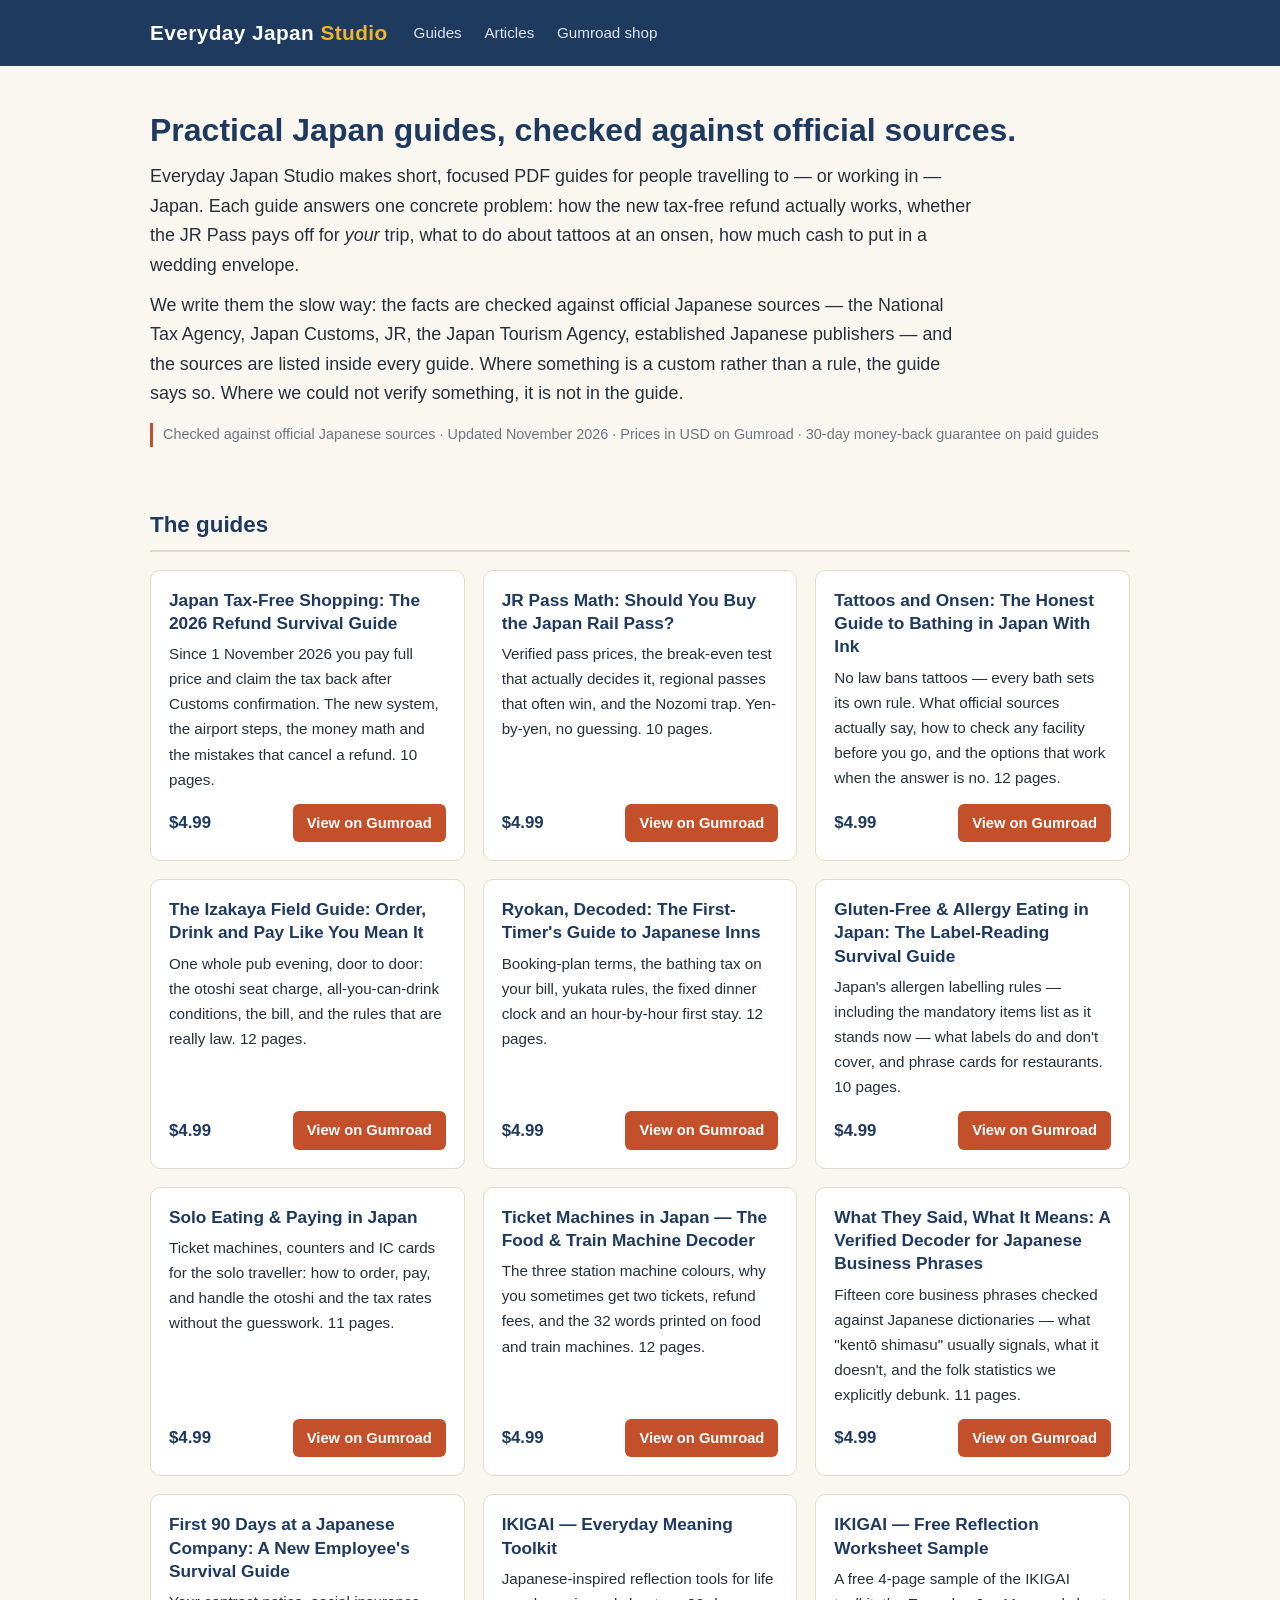
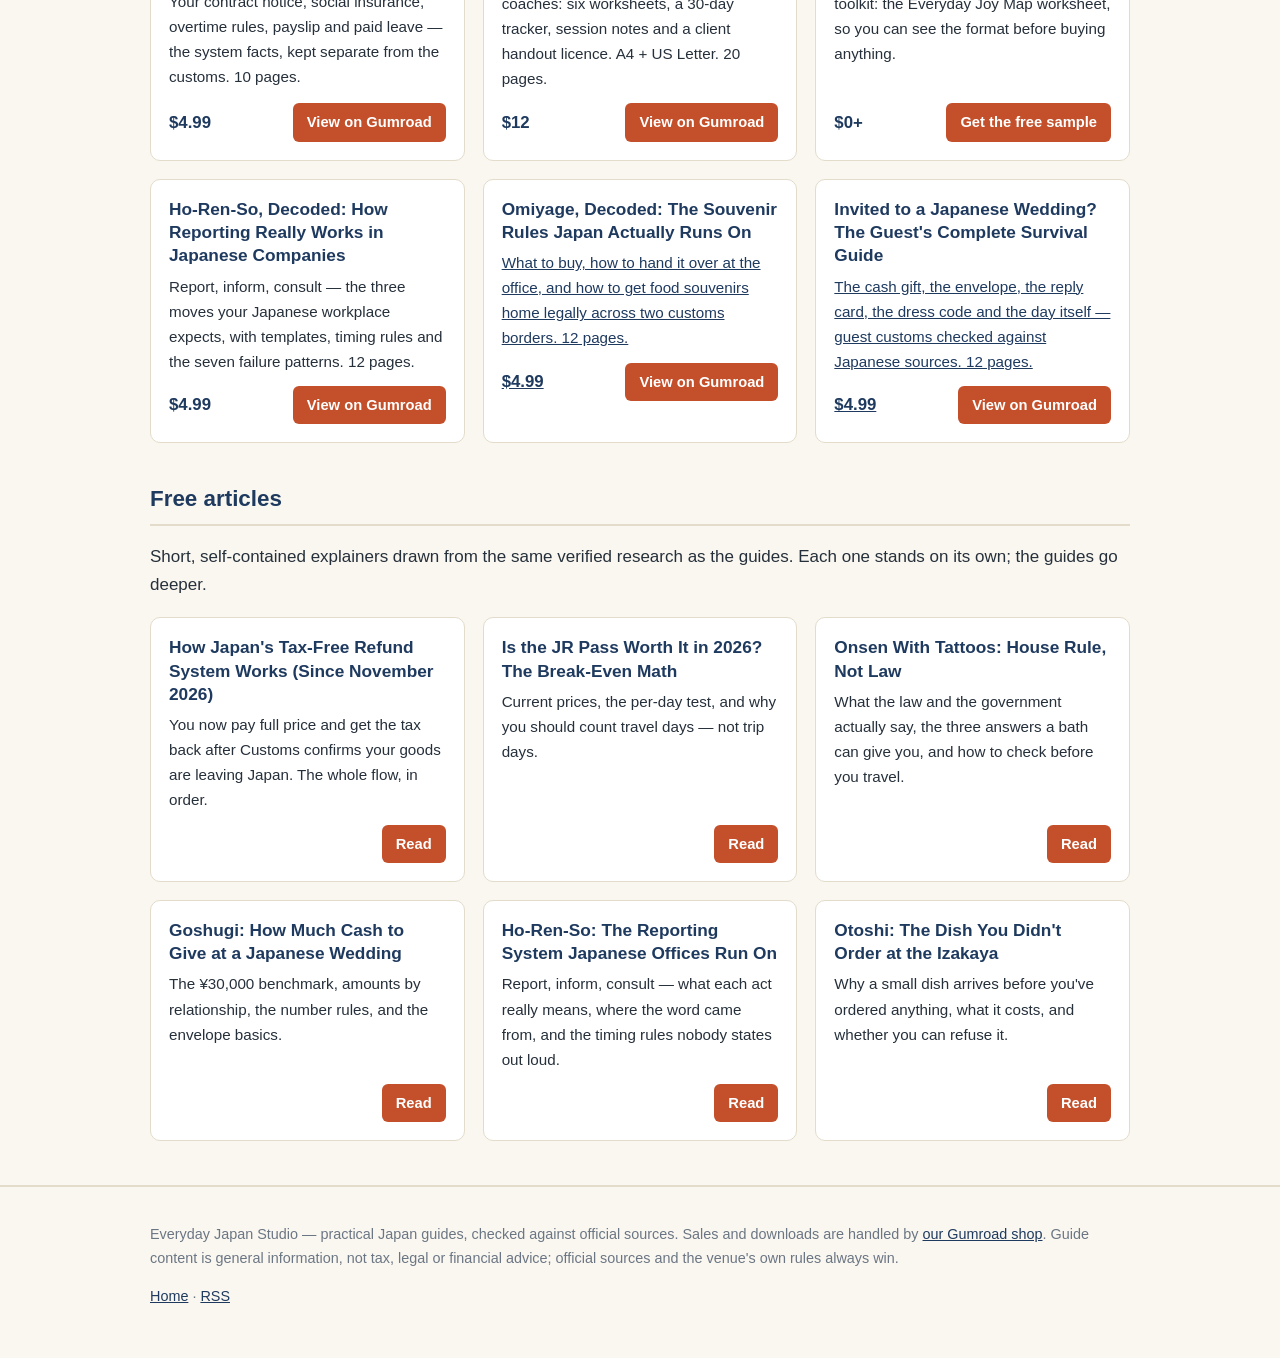
<file: index.html>
<!DOCTYPE html>
<html lang="en">
<head>
<meta charset="utf-8">
<meta name="viewport" content="width=device-width, initial-scale=1">
<title>Everyday Japan Studio — Practical Japan Guides, Checked Against Official Sources</title>
<meta name="description" content="Short, practical PDF guides to travelling and working in Japan — tax-free refunds, the JR Pass, onsen with tattoos, izakaya, weddings and workplace reporting. Every fact checked against official Japanese sources.">
<link rel="canonical" href="https://santasan0221-dev.github.io/everyday-japan-studio/">
<meta name="p:domain_verify" content="b3602513e0f69de8eafe9b8b29a3cec5"/>
<meta property="og:type" content="website">
<meta property="og:title" content="Everyday Japan Studio — Practical Japan Guides">
<meta property="og:description" content="Short PDF guides to travelling and working in Japan, checked against official Japanese sources. Most guides $4.99.">
<meta property="og:url" content="https://santasan0221-dev.github.io/everyday-japan-studio/">
<meta property="og:site_name" content="Everyday Japan Studio">
<link rel="stylesheet" href="style.css">
<link rel="alternate" type="application/rss+xml" title="Everyday Japan Studio — Articles" href="feed.xml">
</head>
<body>
<header class="site">
  <div class="wrap">
    <a class="brand" href="index.html">Everyday Japan <span>Studio</span></a>
    <nav class="main">
      <a href="index.html">Guides</a>
      <a href="#articles">Articles</a>
      <a href="https://everydayjapanstudio.gumroad.com/">Gumroad shop</a>
    </nav>
  </div>
</header>

<main class="wrap">
  <section class="hero">
    <h1>Practical Japan guides, checked against official sources.</h1>
    <p class="lede">Everyday Japan Studio makes short, focused PDF guides for people travelling to — or working in — Japan. Each guide answers one concrete problem: how the new tax-free refund actually works, whether the JR Pass pays off for <em>your</em> trip, what to do about tattoos at an onsen, how much cash to put in a wedding envelope.</p>
    <p class="lede">We write them the slow way: the facts are checked against official Japanese sources — the National Tax Agency, Japan Customs, JR, the Japan Tourism Agency, established Japanese publishers — and the sources are listed inside every guide. Where something is a custom rather than a rule, the guide says so. Where we could not verify something, it is not in the guide.</p>
    <p class="trust">Checked against official Japanese sources · Updated November 2026 · Prices in USD on Gumroad · 30-day money-back guarantee on paid guides</p>
  </section>

  <h2 class="section">The guides</h2>
  <div class="grid">

    <div class="card">
      <h3><a href="https://everydayjapanstudio.gumroad.com/l/uwwud">Japan Tax-Free Shopping: The 2026 Refund Survival Guide</a></h3>
      <p>Since 1 November 2026 you pay full price and claim the tax back after Customs confirmation. The new system, the airport steps, the money math and the mistakes that cancel a refund. 10 pages.</p>
      <div class="meta"><span class="price">$4.99</span><a class="btn" href="https://everydayjapanstudio.gumroad.com/l/uwwud">View on Gumroad</a></div>
    </div>

    <div class="card">
      <h3><a href="https://everydayjapanstudio.gumroad.com/l/nbquto">JR Pass Math: Should You Buy the Japan Rail Pass?</a></h3>
      <p>Verified pass prices, the break-even test that actually decides it, regional passes that often win, and the Nozomi trap. Yen-by-yen, no guessing. 10 pages.</p>
      <div class="meta"><span class="price">$4.99</span><a class="btn" href="https://everydayjapanstudio.gumroad.com/l/nbquto">View on Gumroad</a></div>
    </div>

    <div class="card">
      <h3><a href="https://everydayjapanstudio.gumroad.com/l/nmwybe">Tattoos and Onsen: The Honest Guide to Bathing in Japan With Ink</a></h3>
      <p>No law bans tattoos — every bath sets its own rule. What official sources actually say, how to check any facility before you go, and the options that work when the answer is no. 12 pages.</p>
      <div class="meta"><span class="price">$4.99</span><a class="btn" href="https://everydayjapanstudio.gumroad.com/l/nmwybe">View on Gumroad</a></div>
    </div>

    <div class="card">
      <h3><a href="https://everydayjapanstudio.gumroad.com/l/yvaqzx">The Izakaya Field Guide: Order, Drink and Pay Like You Mean It</a></h3>
      <p>One whole pub evening, door to door: the otoshi seat charge, all-you-can-drink conditions, the bill, and the rules that are really law. 12 pages.</p>
      <div class="meta"><span class="price">$4.99</span><a class="btn" href="https://everydayjapanstudio.gumroad.com/l/yvaqzx">View on Gumroad</a></div>
    </div>

    <div class="card">
      <h3><a href="https://everydayjapanstudio.gumroad.com/l/xstvud">Ryokan, Decoded: The First-Timer's Guide to Japanese Inns</a></h3>
      <p>Booking-plan terms, the bathing tax on your bill, yukata rules, the fixed dinner clock and an hour-by-hour first stay. 12 pages.</p>
      <div class="meta"><span class="price">$4.99</span><a class="btn" href="https://everydayjapanstudio.gumroad.com/l/xstvud">View on Gumroad</a></div>
    </div>

    <div class="card">
      <h3><a href="https://everydayjapanstudio.gumroad.com/l/hphfbj">Gluten-Free &amp; Allergy Eating in Japan: The Label-Reading Survival Guide</a></h3>
      <p>Japan's allergen labelling rules — including the mandatory items list as it stands now — what labels do and don't cover, and phrase cards for restaurants. 10 pages.</p>
      <div class="meta"><span class="price">$4.99</span><a class="btn" href="https://everydayjapanstudio.gumroad.com/l/hphfbj">View on Gumroad</a></div>
    </div>

    <div class="card">
      <h3><a href="https://everydayjapanstudio.gumroad.com/l/ghsryk">Solo Eating &amp; Paying in Japan</a></h3>
      <p>Ticket machines, counters and IC cards for the solo traveller: how to order, pay, and handle the otoshi and the tax rates without the guesswork. 11 pages.</p>
      <div class="meta"><span class="price">$4.99</span><a class="btn" href="https://everydayjapanstudio.gumroad.com/l/ghsryk">View on Gumroad</a></div>
    </div>

    <div class="card">
      <h3><a href="https://everydayjapanstudio.gumroad.com/l/pxjjss">Ticket Machines in Japan — The Food &amp; Train Machine Decoder</a></h3>
      <p>The three station machine colours, why you sometimes get two tickets, refund fees, and the 32 words printed on food and train machines. 12 pages.</p>
      <div class="meta"><span class="price">$4.99</span><a class="btn" href="https://everydayjapanstudio.gumroad.com/l/pxjjss">View on Gumroad</a></div>
    </div>

    <div class="card">
      <h3><a href="https://everydayjapanstudio.gumroad.com/l/musqsw">What They Said, What It Means: A Verified Decoder for Japanese Business Phrases</a></h3>
      <p>Fifteen core business phrases checked against Japanese dictionaries — what "kentō shimasu" usually signals, what it doesn't, and the folk statistics we explicitly debunk. 11 pages.</p>
      <div class="meta"><span class="price">$4.99</span><a class="btn" href="https://everydayjapanstudio.gumroad.com/l/musqsw">View on Gumroad</a></div>
    </div>

    <div class="card">
      <h3><a href="https://everydayjapanstudio.gumroad.com/l/ceoqj">First 90 Days at a Japanese Company: A New Employee's Survival Guide</a></h3>
      <p>Your contract notice, social insurance, overtime rules, payslip and paid leave — the system facts, kept separate from the customs. 10 pages.</p>
      <div class="meta"><span class="price">$4.99</span><a class="btn" href="https://everydayjapanstudio.gumroad.com/l/ceoqj">View on Gumroad</a></div>
    </div>

    <div class="card">
      <h3><a href="https://everydayjapanstudio.gumroad.com/l/vpwwxy">IKIGAI — Everyday Meaning Toolkit</a></h3>
      <p>Japanese-inspired reflection tools for life coaches: six worksheets, a 30-day tracker, session notes and a client handout licence. A4 + US Letter. 20 pages.</p>
      <div class="meta"><span class="price">$12</span><a class="btn" href="https://everydayjapanstudio.gumroad.com/l/vpwwxy">View on Gumroad</a></div>
    </div>

    <div class="card">
      <h3><a href="https://everydayjapanstudio.gumroad.com/l/ikigai-free-sample">IKIGAI — Free Reflection Worksheet Sample</a></h3>
      <p>A free 4-page sample of the IKIGAI toolkit: the Everyday Joy Map worksheet, so you can see the format before buying anything.</p>
      <div class="meta"><span class="price">$0+</span><a class="btn" href="https://everydayjapanstudio.gumroad.com/l/ikigai-free-sample">Get the free sample</a></div>
    </div>

    <div class="card">
      <h3><a href="https://everydayjapanstudio.gumroad.com/l/wdvlix">Ho-Ren-So, Decoded: How Reporting Really Works in Japanese Companies</a></h3>
      <p>Report, inform, consult — the three moves your Japanese workplace expects, with templates, timing rules and the seven failure patterns. 12 pages.</p>
      <div class="meta"><span class="price">$4.99</span><a class="btn" href="https://everydayjapanstudio.gumroad.com/l/wdvlix">View on Gumroad</a></div>
    </div>

    <div class="card">
      <h3><a href="https://everydayjapanstudio.gumroad.com/l/zvwuqa">Omiyage, Decoded: The Souvenir Rules Japan Actually Runs On</h3>
      <p>What to buy, how to hand it over at the office, and how to get food souvenirs home legally across two customs borders. 12 pages.</p>
      <div class="meta"><span class="price">$4.99</span><a class="btn" href="https://everydayjapanstudio.gumroad.com/l/zvwuqa">View on Gumroad</a></div>
    </div>

    <div class="card">
      <h3><a href="https://everydayjapanstudio.gumroad.com/l/ookjmw">Invited to a Japanese Wedding? The Guest's Complete Survival Guide</h3>
      <p>The cash gift, the envelope, the reply card, the dress code and the day itself — guest customs checked against Japanese sources. 12 pages.</p>
      <div class="meta"><span class="price">$4.99</span><a class="btn" href="https://everydayjapanstudio.gumroad.com/l/ookjmw">View on Gumroad</a></div>
    </div>

  </div>

  <h2 class="section" id="articles">Free articles</h2>
  <p>Short, self-contained explainers drawn from the same verified research as the guides. Each one stands on its own; the guides go deeper.</p>
  <div class="grid">
    <div class="card">
      <h3><a href="tax-free-refund-2026.html">How Japan's Tax-Free Refund System Works (Since November 2026)</a></h3>
      <p>You now pay full price and get the tax back after Customs confirms your goods are leaving Japan. The whole flow, in order.</p>
      <div class="meta"><span></span><a class="btn" href="tax-free-refund-2026.html">Read</a></div>
    </div>
    <div class="card">
      <h3><a href="jr-pass-worth-it.html">Is the JR Pass Worth It in 2026? The Break-Even Math</a></h3>
      <p>Current prices, the per-day test, and why you should count travel days — not trip days.</p>
      <div class="meta"><span></span><a class="btn" href="jr-pass-worth-it.html">Read</a></div>
    </div>
    <div class="card">
      <h3><a href="onsen-with-tattoos.html">Onsen With Tattoos: House Rule, Not Law</a></h3>
      <p>What the law and the government actually say, the three answers a bath can give you, and how to check before you travel.</p>
      <div class="meta"><span></span><a class="btn" href="onsen-with-tattoos.html">Read</a></div>
    </div>
    <div class="card">
      <h3><a href="goshugi-amounts.html">Goshugi: How Much Cash to Give at a Japanese Wedding</a></h3>
      <p>The ¥30,000 benchmark, amounts by relationship, the number rules, and the envelope basics.</p>
      <div class="meta"><span></span><a class="btn" href="goshugi-amounts.html">Read</a></div>
    </div>
    <div class="card">
      <h3><a href="ho-ren-so.html">Ho-Ren-So: The Reporting System Japanese Offices Run On</a></h3>
      <p>Report, inform, consult — what each act really means, where the word came from, and the timing rules nobody states out loud.</p>
      <div class="meta"><span></span><a class="btn" href="ho-ren-so.html">Read</a></div>
    </div>
    <div class="card">
      <h3><a href="izakaya-otoshi.html">Otoshi: The Dish You Didn't Order at the Izakaya</a></h3>
      <p>Why a small dish arrives before you've ordered anything, what it costs, and whether you can refuse it.</p>
      <div class="meta"><span></span><a class="btn" href="izakaya-otoshi.html">Read</a></div>
    </div>
  </div>
</main>

<footer class="site">
  <div class="wrap">
    <p>Everyday Japan Studio — practical Japan guides, checked against official sources. Sales and downloads are handled by <a href="https://everydayjapanstudio.gumroad.com/">our Gumroad shop</a>. Guide content is general information, not tax, legal or financial advice; official sources and the venue's own rules always win.</p>
    <p><a href="index.html">Home</a> · <a href="feed.xml">RSS</a></p>
  </div>
</footer>
</body>
</html>
</file>
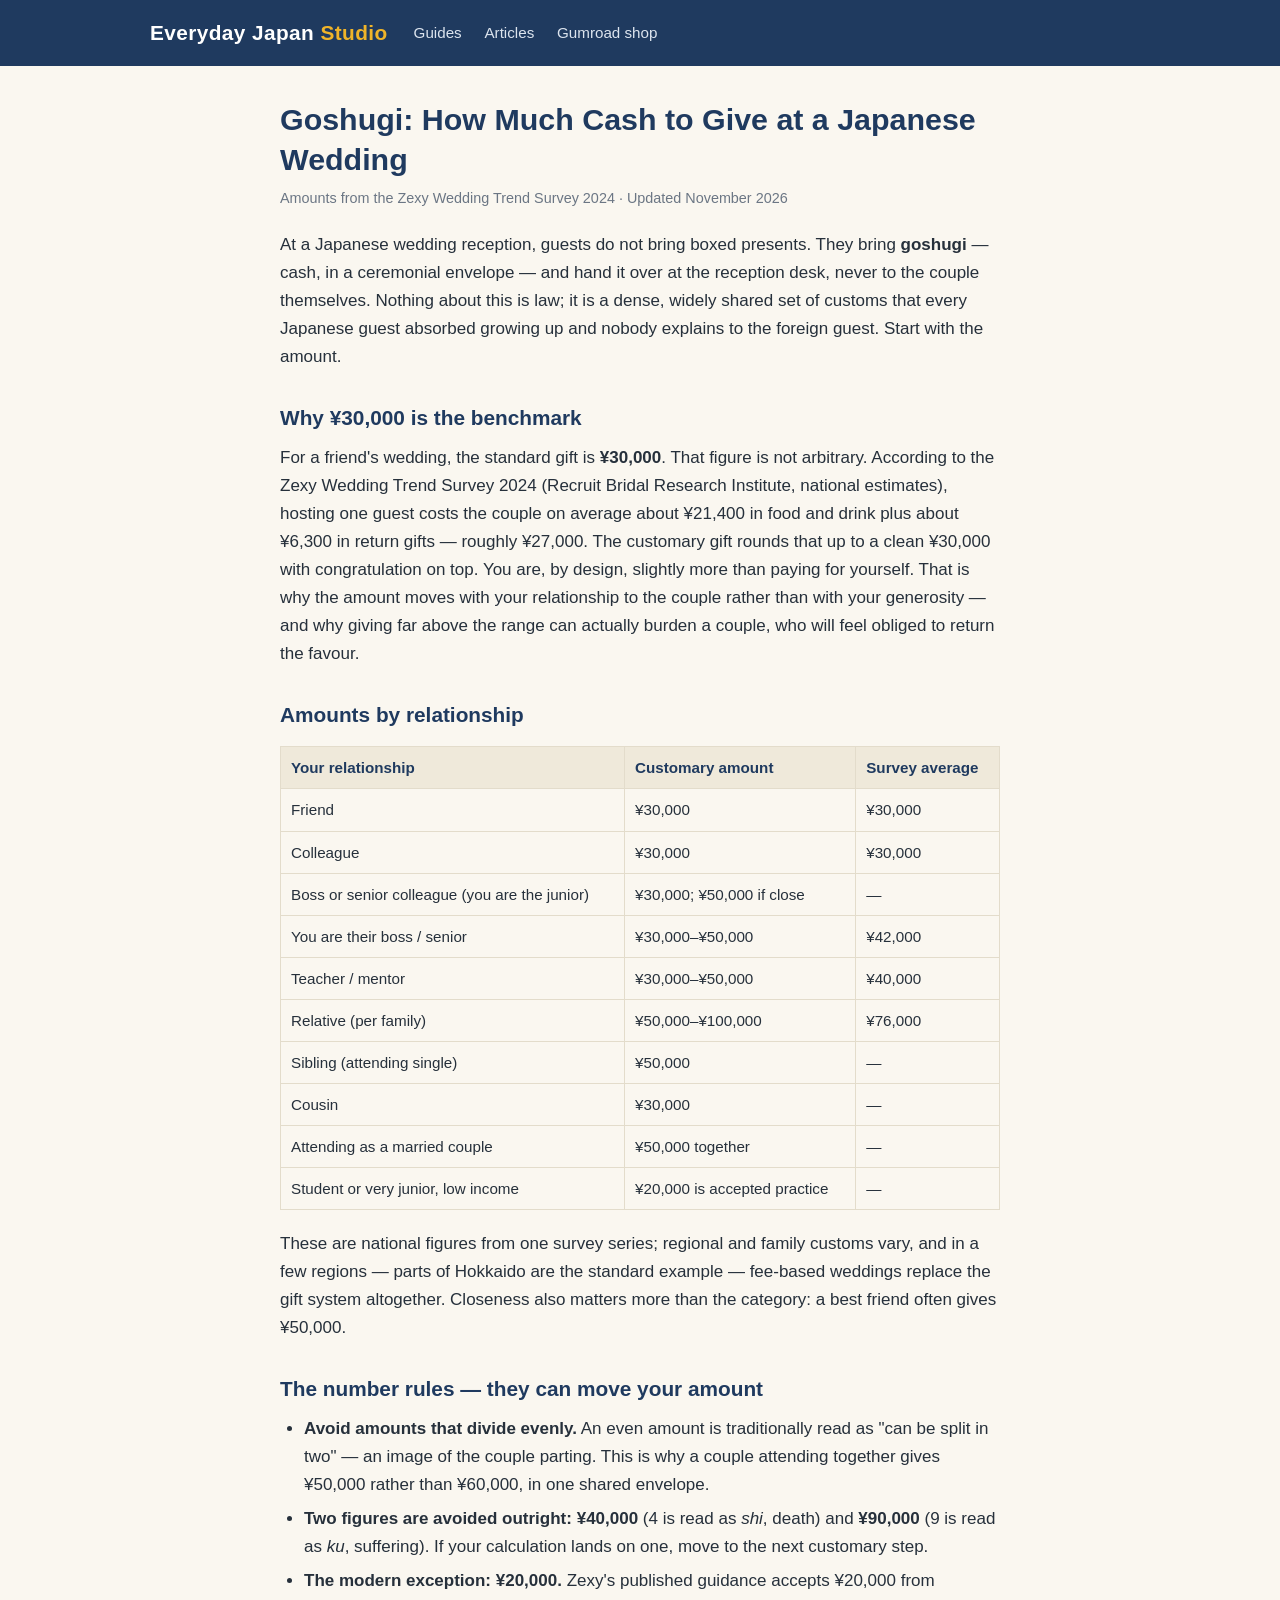
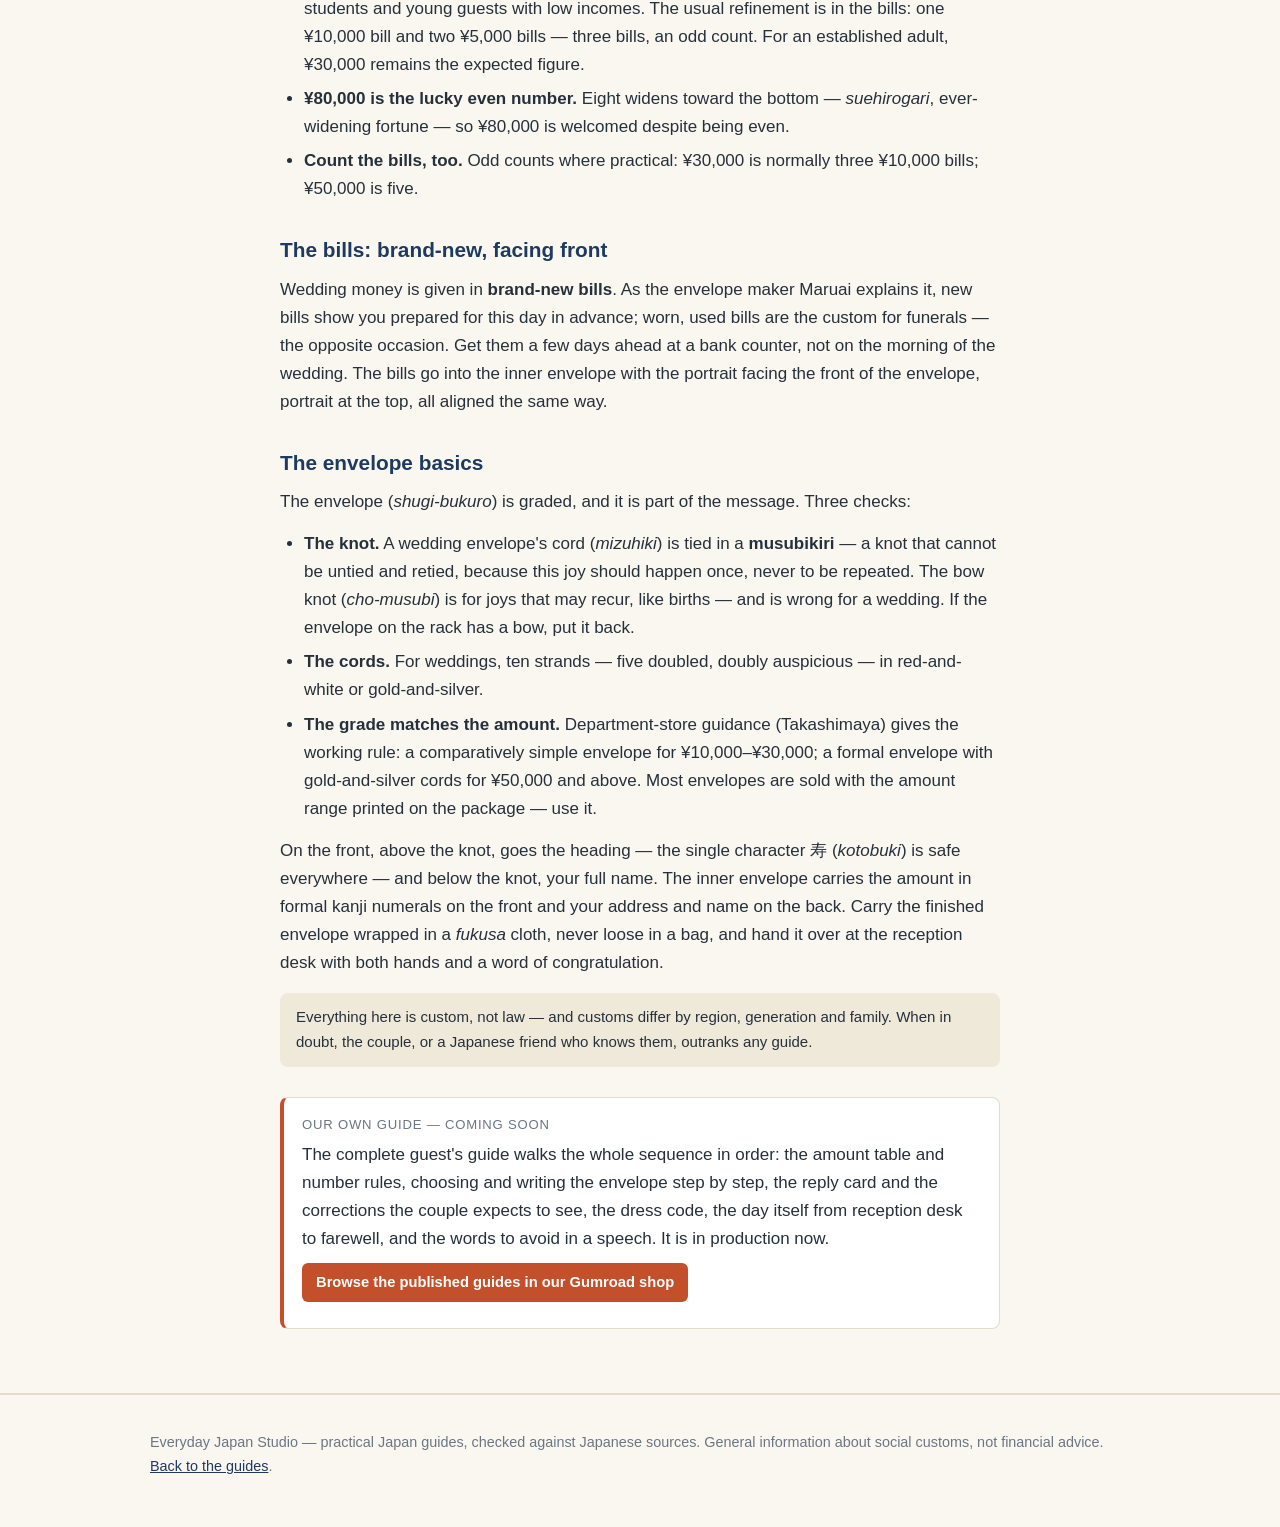
<file: goshugi-amounts.html>
<!DOCTYPE html>
<html lang="en">
<head>
<meta charset="utf-8">
<meta name="viewport" content="width=device-width, initial-scale=1">
<title>Goshugi: How Much Cash to Give at a Japanese Wedding — Everyday Japan Studio</title>
<meta name="description" content="The ¥30,000 benchmark for a friend's wedding, customary amounts by relationship from the Zexy Wedding Trend Survey 2024, the number rules (even splits, taboo ¥40,000), new bills, and envelope basics.">
<link rel="canonical" href="https://santasan0221-dev.github.io/everyday-japan-studio/goshugi-amounts.html">
<meta property="og:type" content="article">
<meta property="og:title" content="Goshugi: How Much Cash to Give at a Japanese Wedding">
<meta property="og:description" content="Amounts by relationship, the number rules that can move your amount a step, and the envelope you put it in. Customs, checked against Japanese sources.">
<meta property="og:url" content="https://santasan0221-dev.github.io/everyday-japan-studio/goshugi-amounts.html">
<meta property="og:site_name" content="Everyday Japan Studio">
<meta property="article:published_time" content="2026-11-25T12:00:00+09:00">
<meta property="article:author" content="Everyday Japan Studio">
<link rel="stylesheet" href="style.css">
</head>
<body>
<header class="site">
  <div class="wrap">
    <a class="brand" href="index.html">Everyday Japan <span>Studio</span></a>
    <nav class="main">
      <a href="index.html">Guides</a>
      <a href="index.html#articles">Articles</a>
      <a href="https://everydayjapanstudio.gumroad.com/l/ookjmw">Gumroad shop</a>
    </nav>
  </div>
</header>

<article>
<h1>Goshugi: How Much Cash to Give at a Japanese Wedding</h1>
<p class="dateline">Amounts from the Zexy Wedding Trend Survey 2024 · Updated November 2026</p>

<p>At a Japanese wedding reception, guests do not bring boxed presents. They bring <strong>goshugi</strong> — cash, in a ceremonial envelope — and hand it over at the reception desk, never to the couple themselves. Nothing about this is law; it is a dense, widely shared set of customs that every Japanese guest absorbed growing up and nobody explains to the foreign guest. Start with the amount.</p>

<h2>Why ¥30,000 is the benchmark</h2>
<p>For a friend's wedding, the standard gift is <strong>¥30,000</strong>. That figure is not arbitrary. According to the Zexy Wedding Trend Survey 2024 (Recruit Bridal Research Institute, national estimates), hosting one guest costs the couple on average about ¥21,400 in food and drink plus about ¥6,300 in return gifts — roughly ¥27,000. The customary gift rounds that up to a clean ¥30,000 with congratulation on top. You are, by design, slightly more than paying for yourself. That is why the amount moves with your relationship to the couple rather than with your generosity — and why giving far above the range can actually burden a couple, who will feel obliged to return the favour.</p>

<h2>Amounts by relationship</h2>
<table>
<tr><th>Your relationship</th><th>Customary amount</th><th>Survey average</th></tr>
<tr><td>Friend</td><td>¥30,000</td><td>¥30,000</td></tr>
<tr><td>Colleague</td><td>¥30,000</td><td>¥30,000</td></tr>
<tr><td>Boss or senior colleague (you are the junior)</td><td>¥30,000; ¥50,000 if close</td><td>—</td></tr>
<tr><td>You are their boss / senior</td><td>¥30,000–¥50,000</td><td>¥42,000</td></tr>
<tr><td>Teacher / mentor</td><td>¥30,000–¥50,000</td><td>¥40,000</td></tr>
<tr><td>Relative (per family)</td><td>¥50,000–¥100,000</td><td>¥76,000</td></tr>
<tr><td>Sibling (attending single)</td><td>¥50,000</td><td>—</td></tr>
<tr><td>Cousin</td><td>¥30,000</td><td>—</td></tr>
<tr><td>Attending as a married couple</td><td>¥50,000 together</td><td>—</td></tr>
<tr><td>Student or very junior, low income</td><td>¥20,000 is accepted practice</td><td>—</td></tr>
</table>
<p>These are national figures from one survey series; regional and family customs vary, and in a few regions — parts of Hokkaido are the standard example — fee-based weddings replace the gift system altogether. Closeness also matters more than the category: a best friend often gives ¥50,000.</p>

<h2>The number rules — they can move your amount</h2>
<ul>
<li><strong>Avoid amounts that divide evenly.</strong> An even amount is traditionally read as "can be split in two" — an image of the couple parting. This is why a couple attending together gives ¥50,000 rather than ¥60,000, in one shared envelope.</li>
<li><strong>Two figures are avoided outright:</strong> <strong>¥40,000</strong> (4 is read as <em>shi</em>, death) and <strong>¥90,000</strong> (9 is read as <em>ku</em>, suffering). If your calculation lands on one, move to the next customary step.</li>
<li><strong>The modern exception: ¥20,000.</strong> Zexy's published guidance accepts ¥20,000 from students and young guests with low incomes. The usual refinement is in the bills: one ¥10,000 bill and two ¥5,000 bills — three bills, an odd count. For an established adult, ¥30,000 remains the expected figure.</li>
<li><strong>¥80,000 is the lucky even number.</strong> Eight widens toward the bottom — <em>suehirogari</em>, ever-widening fortune — so ¥80,000 is welcomed despite being even.</li>
<li><strong>Count the bills, too.</strong> Odd counts where practical: ¥30,000 is normally three ¥10,000 bills; ¥50,000 is five.</li>
</ul>

<h2>The bills: brand-new, facing front</h2>
<p>Wedding money is given in <strong>brand-new bills</strong>. As the envelope maker Maruai explains it, new bills show you prepared for this day in advance; worn, used bills are the custom for funerals — the opposite occasion. Get them a few days ahead at a bank counter, not on the morning of the wedding. The bills go into the inner envelope with the portrait facing the front of the envelope, portrait at the top, all aligned the same way.</p>

<h2>The envelope basics</h2>
<p>The envelope (<em>shugi-bukuro</em>) is graded, and it is part of the message. Three checks:</p>
<ul>
<li><strong>The knot.</strong> A wedding envelope's cord (<em>mizuhiki</em>) is tied in a <strong>musubikiri</strong> — a knot that cannot be untied and retied, because this joy should happen once, never to be repeated. The bow knot (<em>cho-musubi</em>) is for joys that may recur, like births — and is wrong for a wedding. If the envelope on the rack has a bow, put it back.</li>
<li><strong>The cords.</strong> For weddings, ten strands — five doubled, doubly auspicious — in red-and-white or gold-and-silver.</li>
<li><strong>The grade matches the amount.</strong> Department-store guidance (Takashimaya) gives the working rule: a comparatively simple envelope for ¥10,000–¥30,000; a formal envelope with gold-and-silver cords for ¥50,000 and above. Most envelopes are sold with the amount range printed on the package — use it.</li>
</ul>
<p>On the front, above the knot, goes the heading — the single character 寿 (<em>kotobuki</em>) is safe everywhere — and below the knot, your full name. The inner envelope carries the amount in formal kanji numerals on the front and your address and name on the back. Carry the finished envelope wrapped in a <em>fukusa</em> cloth, never loose in a bag, and hand it over at the reception desk with both hands and a word of congratulation.</p>
<p class="note">Everything here is custom, not law — and customs differ by region, generation and family. When in doubt, the couple, or a Japanese friend who knows them, outranks any guide.</p>

<div class="cta">
<p class="ours">Our own guide — coming soon</p>
<p>The complete guest's guide walks the whole sequence in order: the amount table and number rules, choosing and writing the envelope step by step, the reply card and the corrections the couple expects to see, the dress code, the day itself from reception desk to farewell, and the words to avoid in a speech. It is in production now.</p>
<p><a class="btn" href="https://everydayjapanstudio.gumroad.com/l/ookjmw">Browse the published guides in our Gumroad shop</a></p>
</div>
</article>

<footer class="site">
  <div class="wrap">
    <p>Everyday Japan Studio — practical Japan guides, checked against Japanese sources. General information about social customs, not financial advice. <a href="index.html">Back to the guides</a>.</p>
  </div>
</footer>
</body>
</html>
</file>
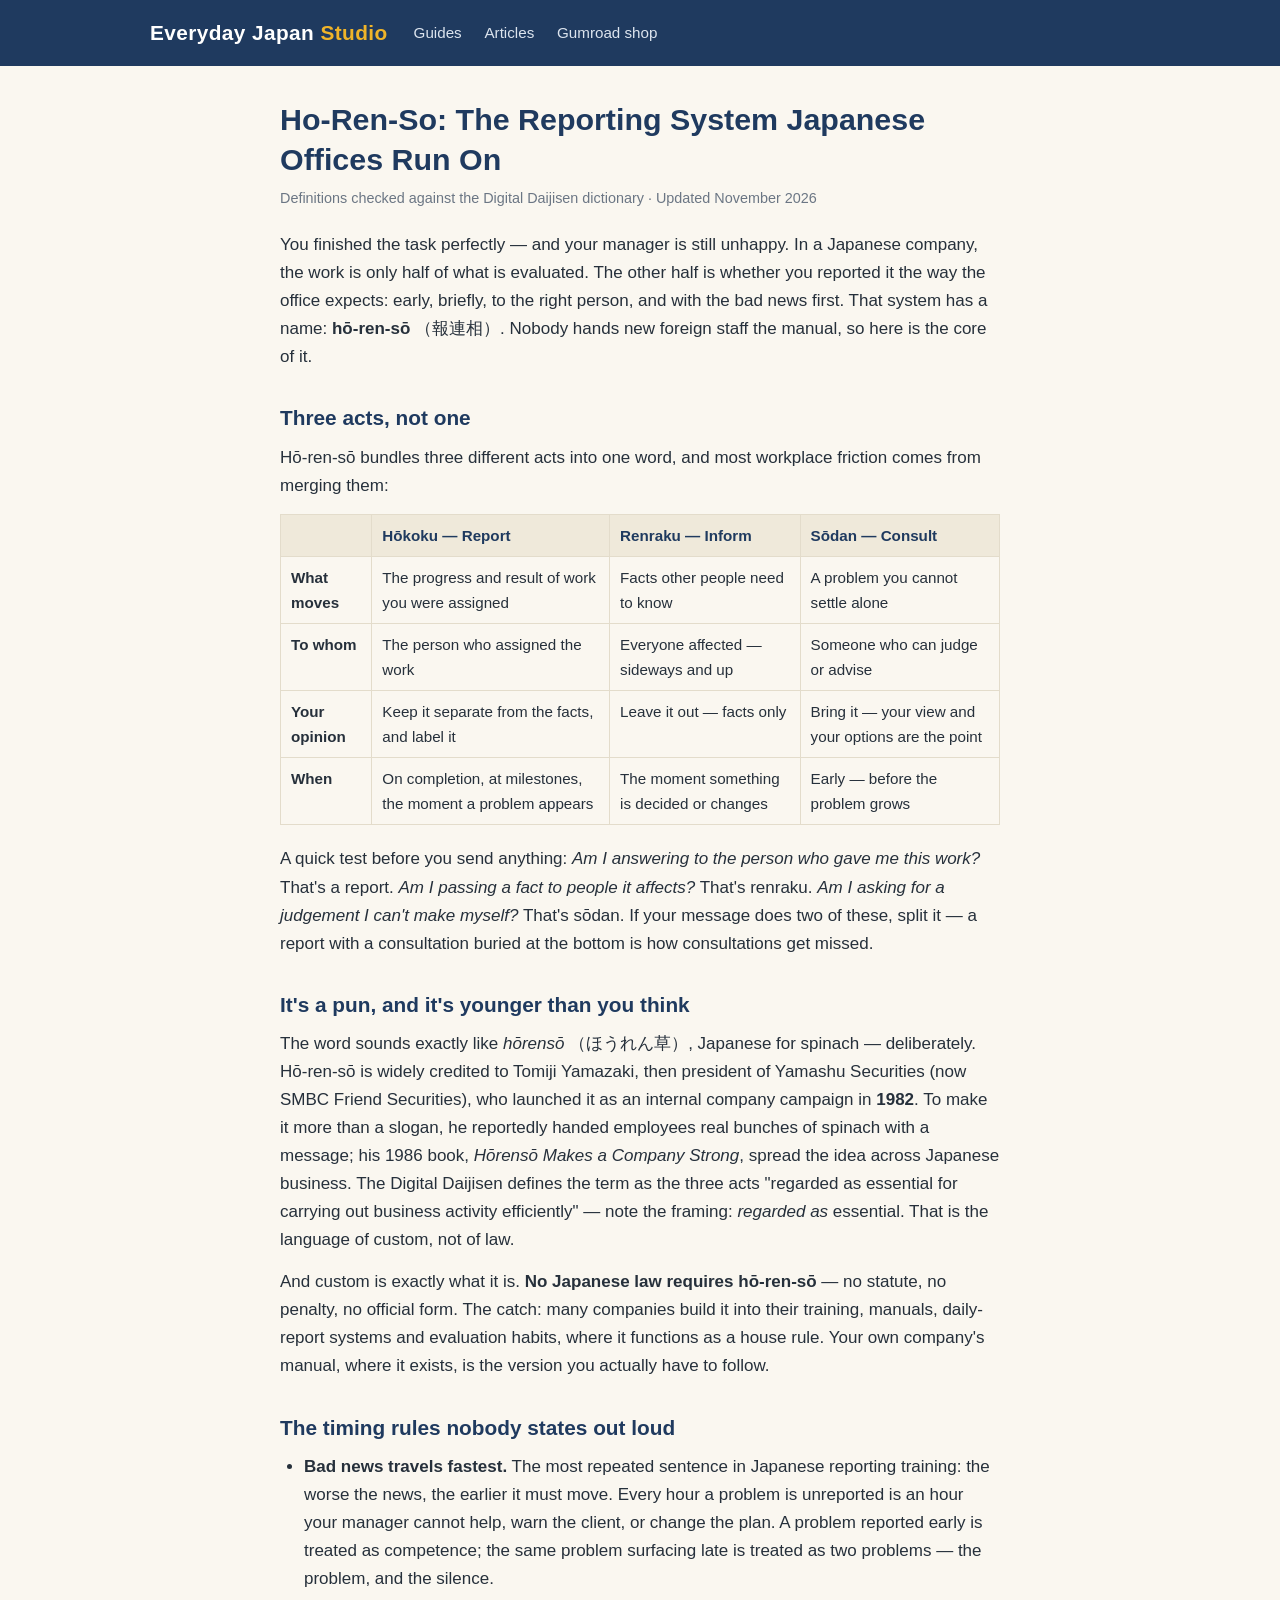
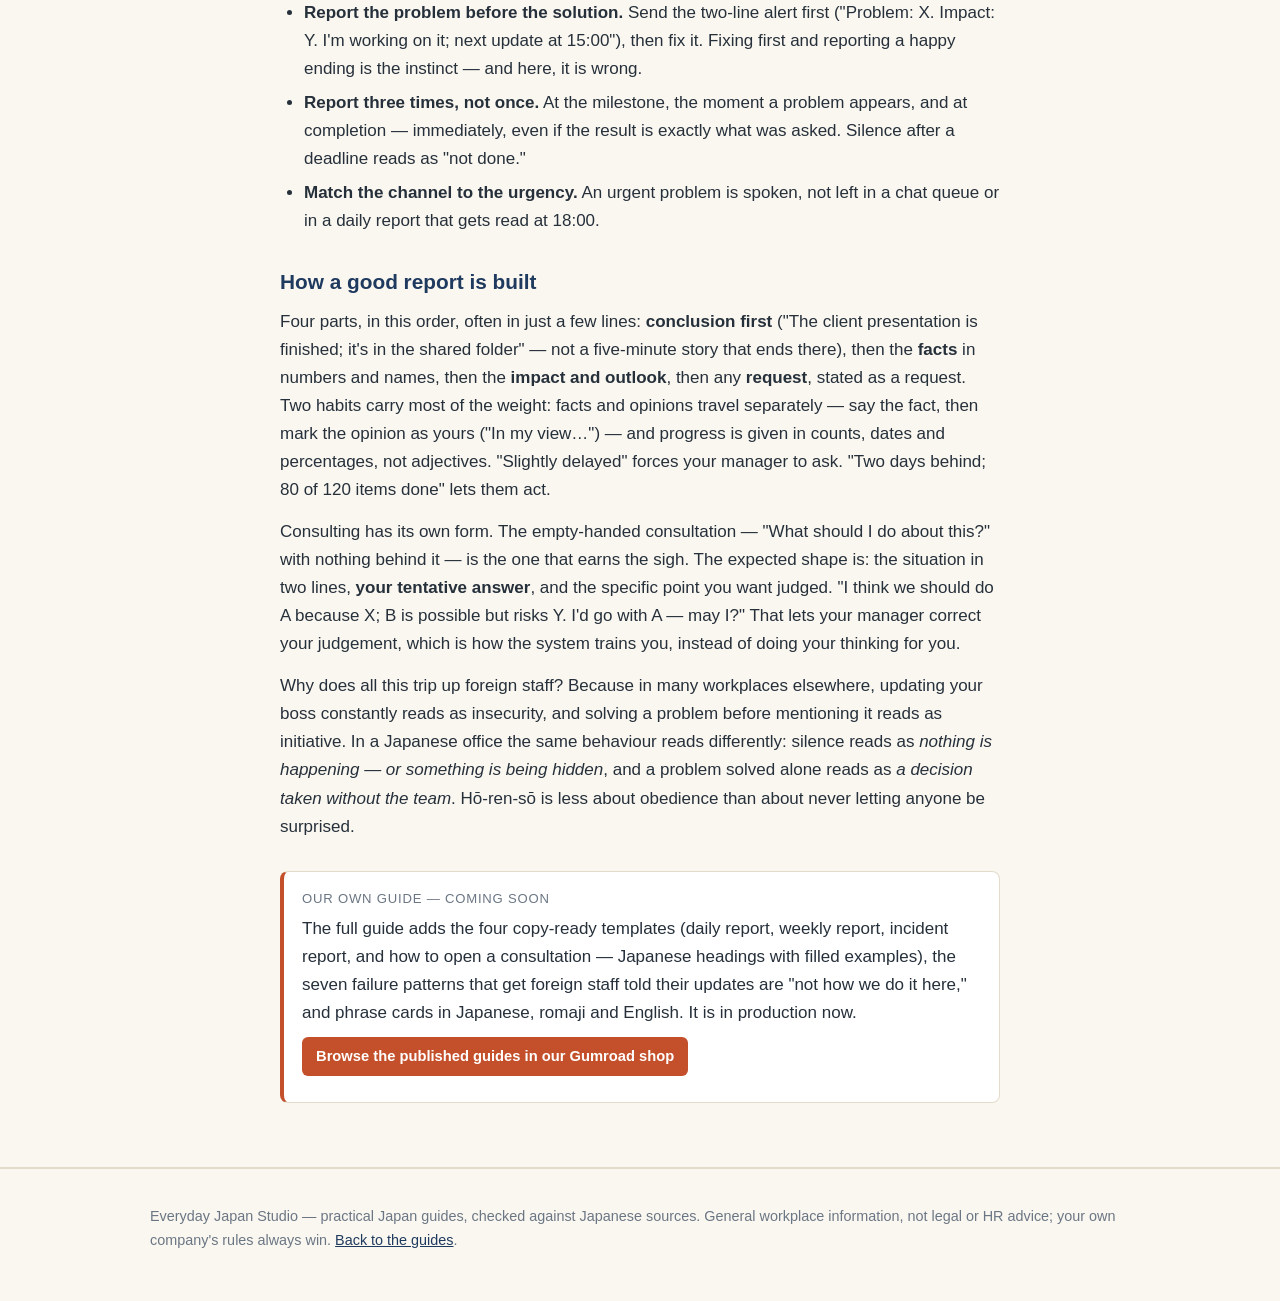
<file: ho-ren-so.html>
<!DOCTYPE html>
<html lang="en">
<head>
<meta charset="utf-8">
<meta name="viewport" content="width=device-width, initial-scale=1">
<title>Ho-Ren-So: The Reporting System Japanese Offices Run On — Everyday Japan Studio</title>
<meta name="description" content="Hōkoku, renraku, sōdan — report, inform, consult. What each act means, how they differ, where the word came from (a 1982 coinage, not ancient law), and the timing rules: bad news first.">
<link rel="canonical" href="https://santasan0221-dev.github.io/everyday-japan-studio/ho-ren-so.html">
<meta property="og:type" content="article">
<meta property="og:title" content="Ho-Ren-So: The Reporting System Japanese Offices Run On">
<meta property="og:description" content="Report, inform, consult — three different acts that foreign staff keep merging into one. Plus the spinach pun, the 1982 origin, and why bad news must travel fastest.">
<meta property="og:url" content="https://santasan0221-dev.github.io/everyday-japan-studio/ho-ren-so.html">
<meta property="og:site_name" content="Everyday Japan Studio">
<meta property="article:published_time" content="2026-11-25T12:00:00+09:00">
<meta property="article:author" content="Everyday Japan Studio">
<link rel="stylesheet" href="style.css">
</head>
<body>
<header class="site">
  <div class="wrap">
    <a class="brand" href="index.html">Everyday Japan <span>Studio</span></a>
    <nav class="main">
      <a href="index.html">Guides</a>
      <a href="index.html#articles">Articles</a>
      <a href="https://everydayjapanstudio.gumroad.com/l/wdvlix">Gumroad shop</a>
    </nav>
  </div>
</header>

<article>
<h1>Ho-Ren-So: The Reporting System Japanese Offices Run On</h1>
<p class="dateline">Definitions checked against the Digital Daijisen dictionary · Updated November 2026</p>

<p>You finished the task perfectly — and your manager is still unhappy. In a Japanese company, the work is only half of what is evaluated. The other half is whether you reported it the way the office expects: early, briefly, to the right person, and with the bad news first. That system has a name: <strong>hō-ren-sō</strong> （報連相）. Nobody hands new foreign staff the manual, so here is the core of it.</p>

<h2>Three acts, not one</h2>
<p>Hō-ren-sō bundles three different acts into one word, and most workplace friction comes from merging them:</p>
<table>
<tr><th></th><th>Hōkoku — Report</th><th>Renraku — Inform</th><th>Sōdan — Consult</th></tr>
<tr><td><strong>What moves</strong></td><td>The progress and result of work you were assigned</td><td>Facts other people need to know</td><td>A problem you cannot settle alone</td></tr>
<tr><td><strong>To whom</strong></td><td>The person who assigned the work</td><td>Everyone affected — sideways and up</td><td>Someone who can judge or advise</td></tr>
<tr><td><strong>Your opinion</strong></td><td>Keep it separate from the facts, and label it</td><td>Leave it out — facts only</td><td>Bring it — your view and your options are the point</td></tr>
<tr><td><strong>When</strong></td><td>On completion, at milestones, the moment a problem appears</td><td>The moment something is decided or changes</td><td>Early — before the problem grows</td></tr>
</table>
<p>A quick test before you send anything: <em>Am I answering to the person who gave me this work?</em> That's a report. <em>Am I passing a fact to people it affects?</em> That's renraku. <em>Am I asking for a judgement I can't make myself?</em> That's sōdan. If your message does two of these, split it — a report with a consultation buried at the bottom is how consultations get missed.</p>

<h2>It's a pun, and it's younger than you think</h2>
<p>The word sounds exactly like <em>hōrensō</em> （ほうれん草）, Japanese for spinach — deliberately. Hō-ren-sō is widely credited to Tomiji Yamazaki, then president of Yamashu Securities (now SMBC Friend Securities), who launched it as an internal company campaign in <strong>1982</strong>. To make it more than a slogan, he reportedly handed employees real bunches of spinach with a message; his 1986 book, <em>Hōrensō Makes a Company Strong</em>, spread the idea across Japanese business. The Digital Daijisen defines the term as the three acts "regarded as essential for carrying out business activity efficiently" — note the framing: <em>regarded as</em> essential. That is the language of custom, not of law.</p>
<p>And custom is exactly what it is. <strong>No Japanese law requires hō-ren-sō</strong> — no statute, no penalty, no official form. The catch: many companies build it into their training, manuals, daily-report systems and evaluation habits, where it functions as a house rule. Your own company's manual, where it exists, is the version you actually have to follow.</p>

<h2>The timing rules nobody states out loud</h2>
<ul>
<li><strong>Bad news travels fastest.</strong> The most repeated sentence in Japanese reporting training: the worse the news, the earlier it must move. Every hour a problem is unreported is an hour your manager cannot help, warn the client, or change the plan. A problem reported early is treated as competence; the same problem surfacing late is treated as two problems — the problem, and the silence.</li>
<li><strong>Report the problem before the solution.</strong> Send the two-line alert first ("Problem: X. Impact: Y. I'm working on it; next update at 15:00"), then fix it. Fixing first and reporting a happy ending is the instinct — and here, it is wrong.</li>
<li><strong>Report three times, not once.</strong> At the milestone, the moment a problem appears, and at completion — immediately, even if the result is exactly what was asked. Silence after a deadline reads as "not done."</li>
<li><strong>Match the channel to the urgency.</strong> An urgent problem is spoken, not left in a chat queue or in a daily report that gets read at 18:00.</li>
</ul>

<h2>How a good report is built</h2>
<p>Four parts, in this order, often in just a few lines: <strong>conclusion first</strong> ("The client presentation is finished; it's in the shared folder" — not a five-minute story that ends there), then the <strong>facts</strong> in numbers and names, then the <strong>impact and outlook</strong>, then any <strong>request</strong>, stated as a request. Two habits carry most of the weight: facts and opinions travel separately — say the fact, then mark the opinion as yours ("In my view…") — and progress is given in counts, dates and percentages, not adjectives. "Slightly delayed" forces your manager to ask. "Two days behind; 80 of 120 items done" lets them act.</p>
<p>Consulting has its own form. The empty-handed consultation — "What should I do about this?" with nothing behind it — is the one that earns the sigh. The expected shape is: the situation in two lines, <strong>your tentative answer</strong>, and the specific point you want judged. "I think we should do A because X; B is possible but risks Y. I'd go with A — may I?" That lets your manager correct your judgement, which is how the system trains you, instead of doing your thinking for you.</p>
<p>Why does all this trip up foreign staff? Because in many workplaces elsewhere, updating your boss constantly reads as insecurity, and solving a problem before mentioning it reads as initiative. In a Japanese office the same behaviour reads differently: silence reads as <em>nothing is happening — or something is being hidden</em>, and a problem solved alone reads as <em>a decision taken without the team</em>. Hō-ren-sō is less about obedience than about never letting anyone be surprised.</p>

<div class="cta">
<p class="ours">Our own guide — coming soon</p>
<p>The full guide adds the four copy-ready templates (daily report, weekly report, incident report, and how to open a consultation — Japanese headings with filled examples), the seven failure patterns that get foreign staff told their updates are "not how we do it here," and phrase cards in Japanese, romaji and English. It is in production now.</p>
<p><a class="btn" href="https://everydayjapanstudio.gumroad.com/l/wdvlix">Browse the published guides in our Gumroad shop</a></p>
</div>
</article>

<footer class="site">
  <div class="wrap">
    <p>Everyday Japan Studio — practical Japan guides, checked against Japanese sources. General workplace information, not legal or HR advice; your own company's rules always win. <a href="index.html">Back to the guides</a>.</p>
  </div>
</footer>
</body>
</html>
</file>
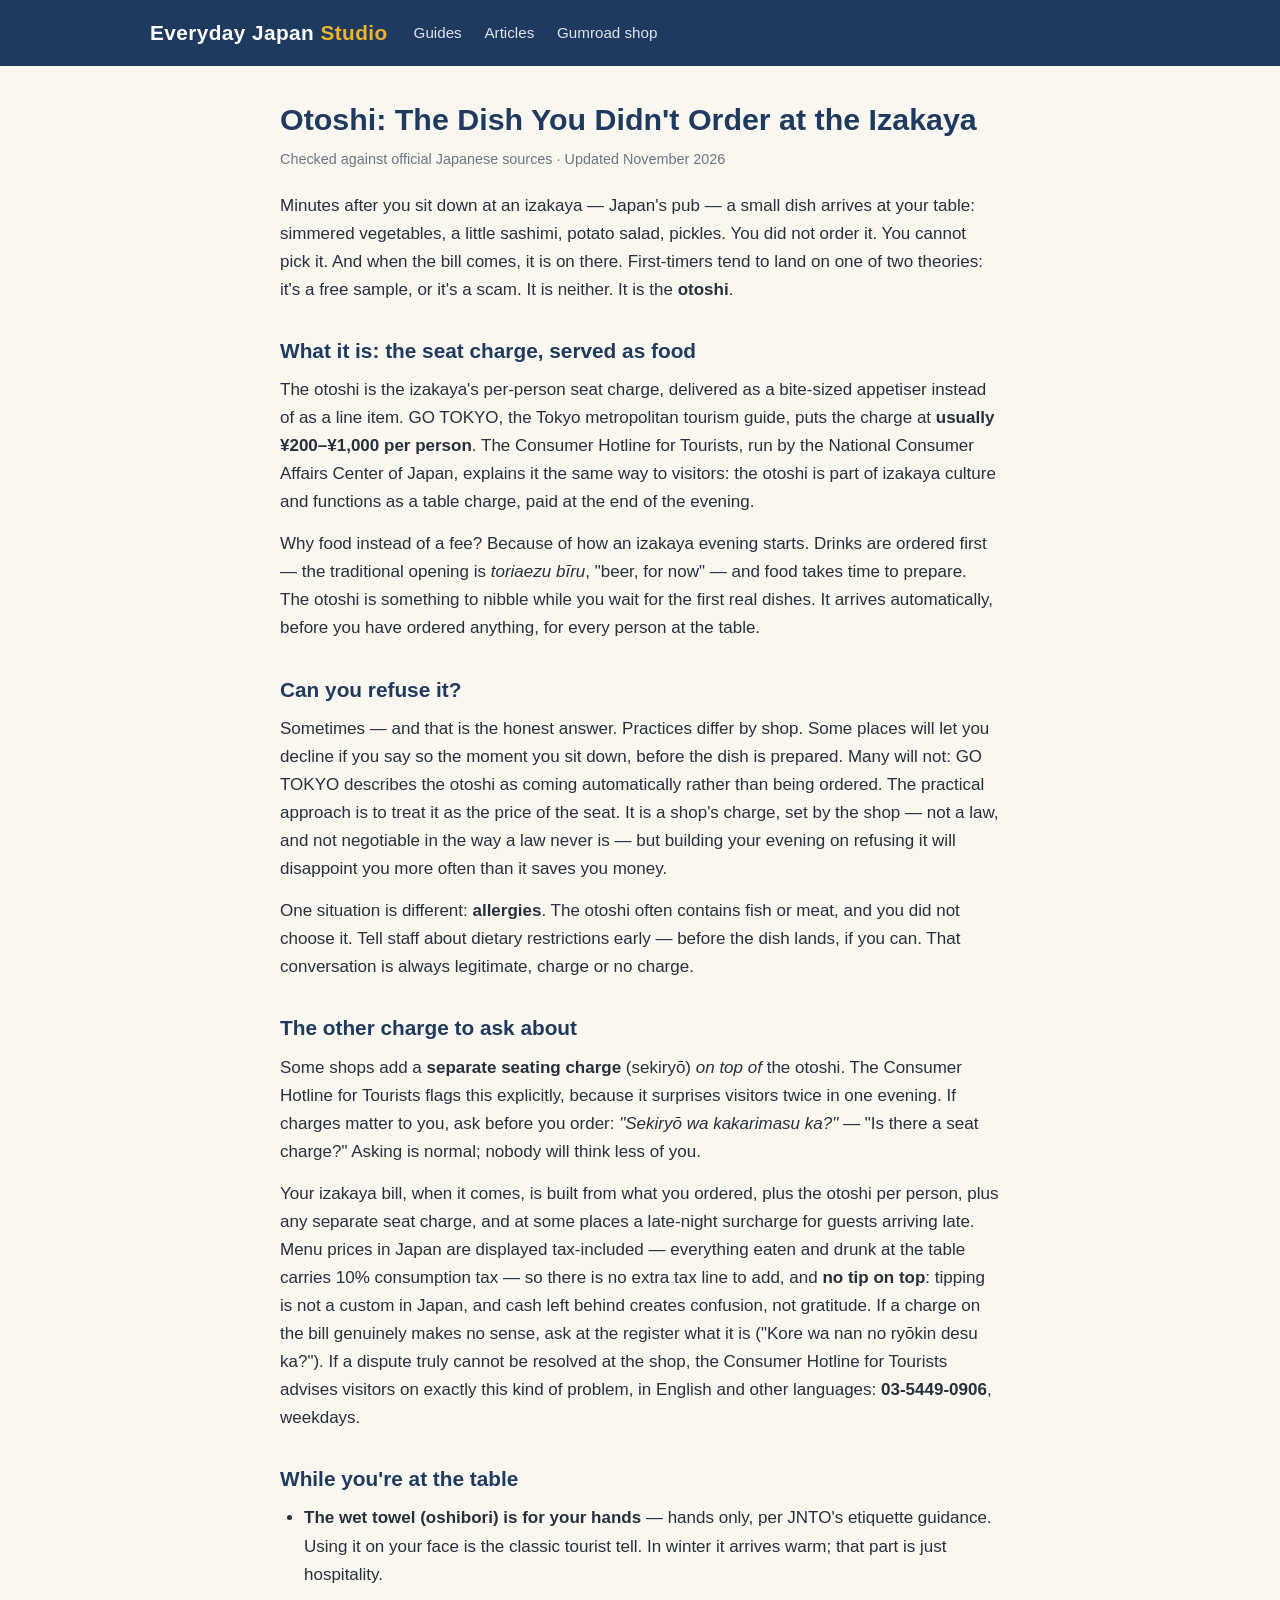
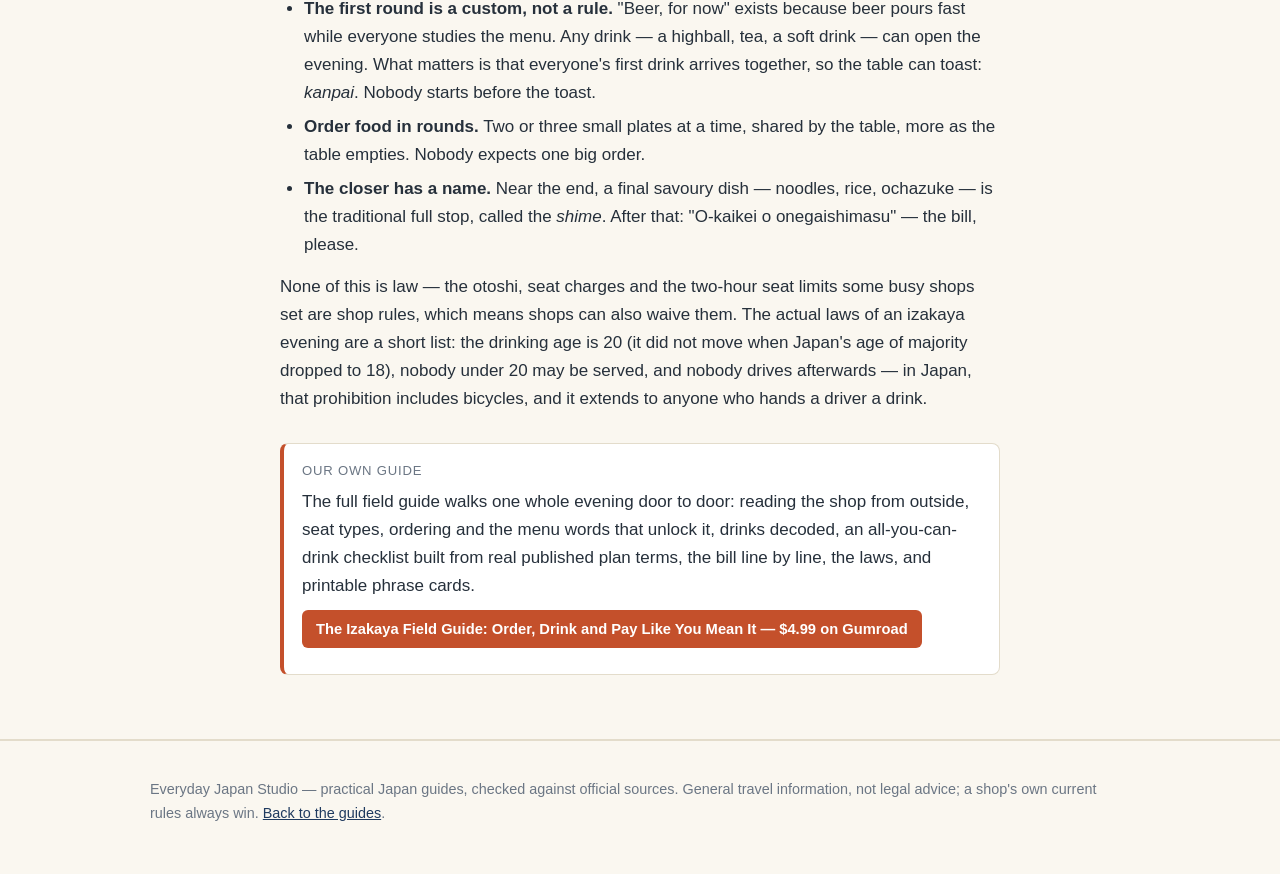
<file: izakaya-otoshi.html>
<!DOCTYPE html>
<html lang="en">
<head>
<meta charset="utf-8">
<meta name="viewport" content="width=device-width, initial-scale=1">
<title>Otoshi: The Dish You Didn't Order at the Izakaya — Everyday Japan Studio</title>
<meta name="description" content="A small dish arrives at your izakaya table before you've ordered anything — and it's on your bill. What the otoshi is (a seat charge served as food, usually ¥200–¥1,000), whether you can refuse it, and the charges around it.">
<link rel="canonical" href="https://santasan0221-dev.github.io/everyday-japan-studio/izakaya-otoshi.html">
<meta property="og:type" content="article">
<meta property="og:title" content="Otoshi: The Dish You Didn't Order at the Izakaya">
<meta property="og:description" content="It's not a free sample and it's not a scam — it's the seat charge, served as food. What it costs, why it exists, and the one question to ask before you order.">
<meta property="og:url" content="https://santasan0221-dev.github.io/everyday-japan-studio/izakaya-otoshi.html">
<meta property="og:site_name" content="Everyday Japan Studio">
<meta property="article:published_time" content="2026-11-25T12:00:00+09:00">
<meta property="article:author" content="Everyday Japan Studio">
<link rel="stylesheet" href="style.css">
</head>
<body>
<header class="site">
  <div class="wrap">
    <a class="brand" href="index.html">Everyday Japan <span>Studio</span></a>
    <nav class="main">
      <a href="index.html">Guides</a>
      <a href="index.html#articles">Articles</a>
      <a href="https://everydayjapanstudio.gumroad.com/">Gumroad shop</a>
    </nav>
  </div>
</header>

<article>
<h1>Otoshi: The Dish You Didn't Order at the Izakaya</h1>
<p class="dateline">Checked against official Japanese sources · Updated November 2026</p>

<p>Minutes after you sit down at an izakaya — Japan's pub — a small dish arrives at your table: simmered vegetables, a little sashimi, potato salad, pickles. You did not order it. You cannot pick it. And when the bill comes, it is on there. First-timers tend to land on one of two theories: it's a free sample, or it's a scam. It is neither. It is the <strong>otoshi</strong>.</p>

<h2>What it is: the seat charge, served as food</h2>
<p>The otoshi is the izakaya's per-person seat charge, delivered as a bite-sized appetiser instead of as a line item. GO TOKYO, the Tokyo metropolitan tourism guide, puts the charge at <strong>usually ¥200–¥1,000 per person</strong>. The Consumer Hotline for Tourists, run by the National Consumer Affairs Center of Japan, explains it the same way to visitors: the otoshi is part of izakaya culture and functions as a table charge, paid at the end of the evening.</p>
<p>Why food instead of a fee? Because of how an izakaya evening starts. Drinks are ordered first — the traditional opening is <em>toriaezu bīru</em>, "beer, for now" — and food takes time to prepare. The otoshi is something to nibble while you wait for the first real dishes. It arrives automatically, before you have ordered anything, for every person at the table.</p>

<h2>Can you refuse it?</h2>
<p>Sometimes — and that is the honest answer. Practices differ by shop. Some places will let you decline if you say so the moment you sit down, before the dish is prepared. Many will not: GO TOKYO describes the otoshi as coming automatically rather than being ordered. The practical approach is to treat it as the price of the seat. It is a shop's charge, set by the shop — not a law, and not negotiable in the way a law never is — but building your evening on refusing it will disappoint you more often than it saves you money.</p>
<p>One situation is different: <strong>allergies</strong>. The otoshi often contains fish or meat, and you did not choose it. Tell staff about dietary restrictions early — before the dish lands, if you can. That conversation is always legitimate, charge or no charge.</p>

<h2>The other charge to ask about</h2>
<p>Some shops add a <strong>separate seating charge</strong> (sekiryō) <em>on top of</em> the otoshi. The Consumer Hotline for Tourists flags this explicitly, because it surprises visitors twice in one evening. If charges matter to you, ask before you order: <em>"Sekiryō wa kakarimasu ka?"</em> — "Is there a seat charge?" Asking is normal; nobody will think less of you.</p>
<p>Your izakaya bill, when it comes, is built from what you ordered, plus the otoshi per person, plus any separate seat charge, and at some places a late-night surcharge for guests arriving late. Menu prices in Japan are displayed tax-included — everything eaten and drunk at the table carries 10% consumption tax — so there is no extra tax line to add, and <strong>no tip on top</strong>: tipping is not a custom in Japan, and cash left behind creates confusion, not gratitude. If a charge on the bill genuinely makes no sense, ask at the register what it is ("Kore wa nan no ryōkin desu ka?"). If a dispute truly cannot be resolved at the shop, the Consumer Hotline for Tourists advises visitors on exactly this kind of problem, in English and other languages: <strong>03-5449-0906</strong>, weekdays.</p>

<h2>While you're at the table</h2>
<ul>
<li><strong>The wet towel (oshibori) is for your hands</strong> — hands only, per JNTO's etiquette guidance. Using it on your face is the classic tourist tell. In winter it arrives warm; that part is just hospitality.</li>
<li><strong>The first round is a custom, not a rule.</strong> "Beer, for now" exists because beer pours fast while everyone studies the menu. Any drink — a highball, tea, a soft drink — can open the evening. What matters is that everyone's first drink arrives together, so the table can toast: <em>kanpai</em>. Nobody starts before the toast.</li>
<li><strong>Order food in rounds.</strong> Two or three small plates at a time, shared by the table, more as the table empties. Nobody expects one big order.</li>
<li><strong>The closer has a name.</strong> Near the end, a final savoury dish — noodles, rice, ochazuke — is the traditional full stop, called the <em>shime</em>. After that: "O-kaikei o onegaishimasu" — the bill, please.</li>
</ul>
<p>None of this is law — the otoshi, seat charges and the two-hour seat limits some busy shops set are shop rules, which means shops can also waive them. The actual laws of an izakaya evening are a short list: the drinking age is 20 (it did not move when Japan's age of majority dropped to 18), nobody under 20 may be served, and nobody drives afterwards — in Japan, that prohibition includes bicycles, and it extends to anyone who hands a driver a drink.</p>

<div class="cta">
<p class="ours">Our own guide</p>
<p>The full field guide walks one whole evening door to door: reading the shop from outside, seat types, ordering and the menu words that unlock it, drinks decoded, an all-you-can-drink checklist built from real published plan terms, the bill line by line, the laws, and printable phrase cards.</p>
<p><a class="btn" href="https://everydayjapanstudio.gumroad.com/l/yvaqzx">The Izakaya Field Guide: Order, Drink and Pay Like You Mean It — $4.99 on Gumroad</a></p>
</div>
</article>

<footer class="site">
  <div class="wrap">
    <p>Everyday Japan Studio — practical Japan guides, checked against official sources. General travel information, not legal advice; a shop's own current rules always win. <a href="index.html">Back to the guides</a>.</p>
  </div>
</footer>
</body>
</html>
</file>
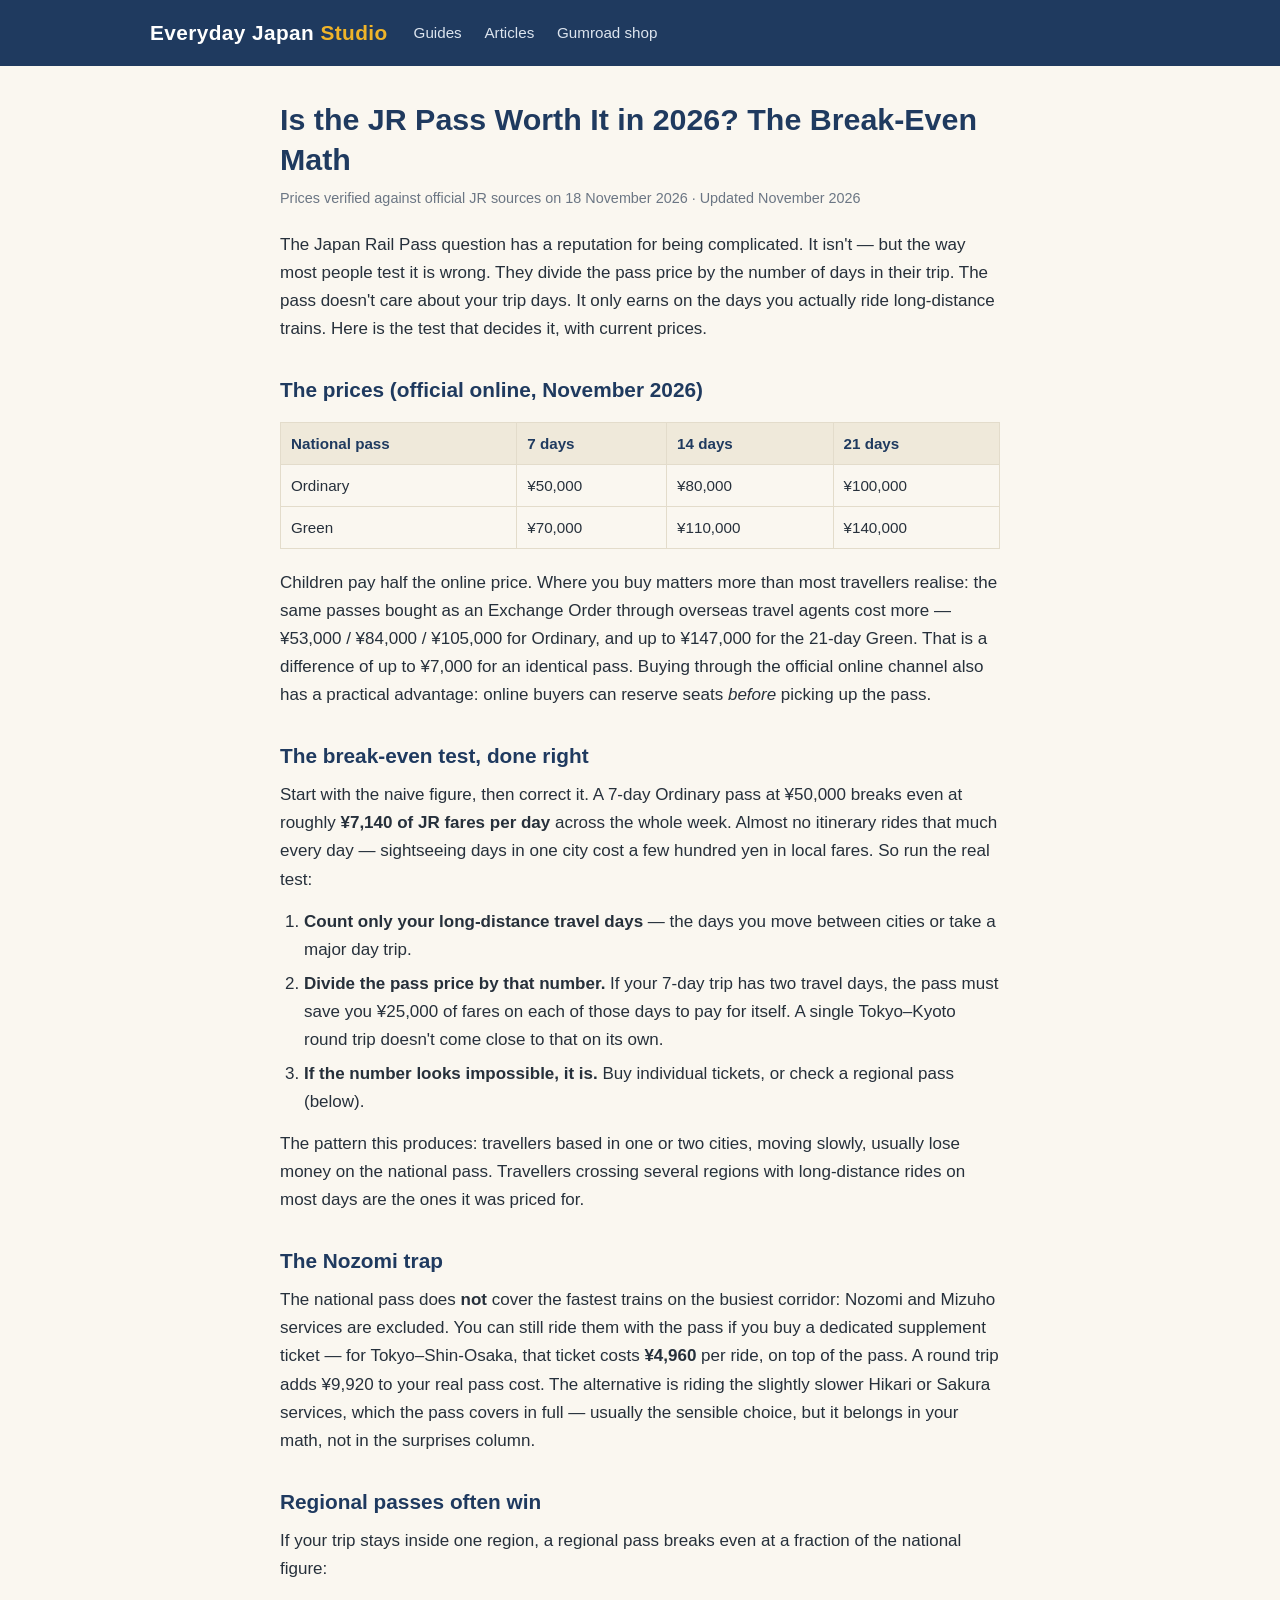
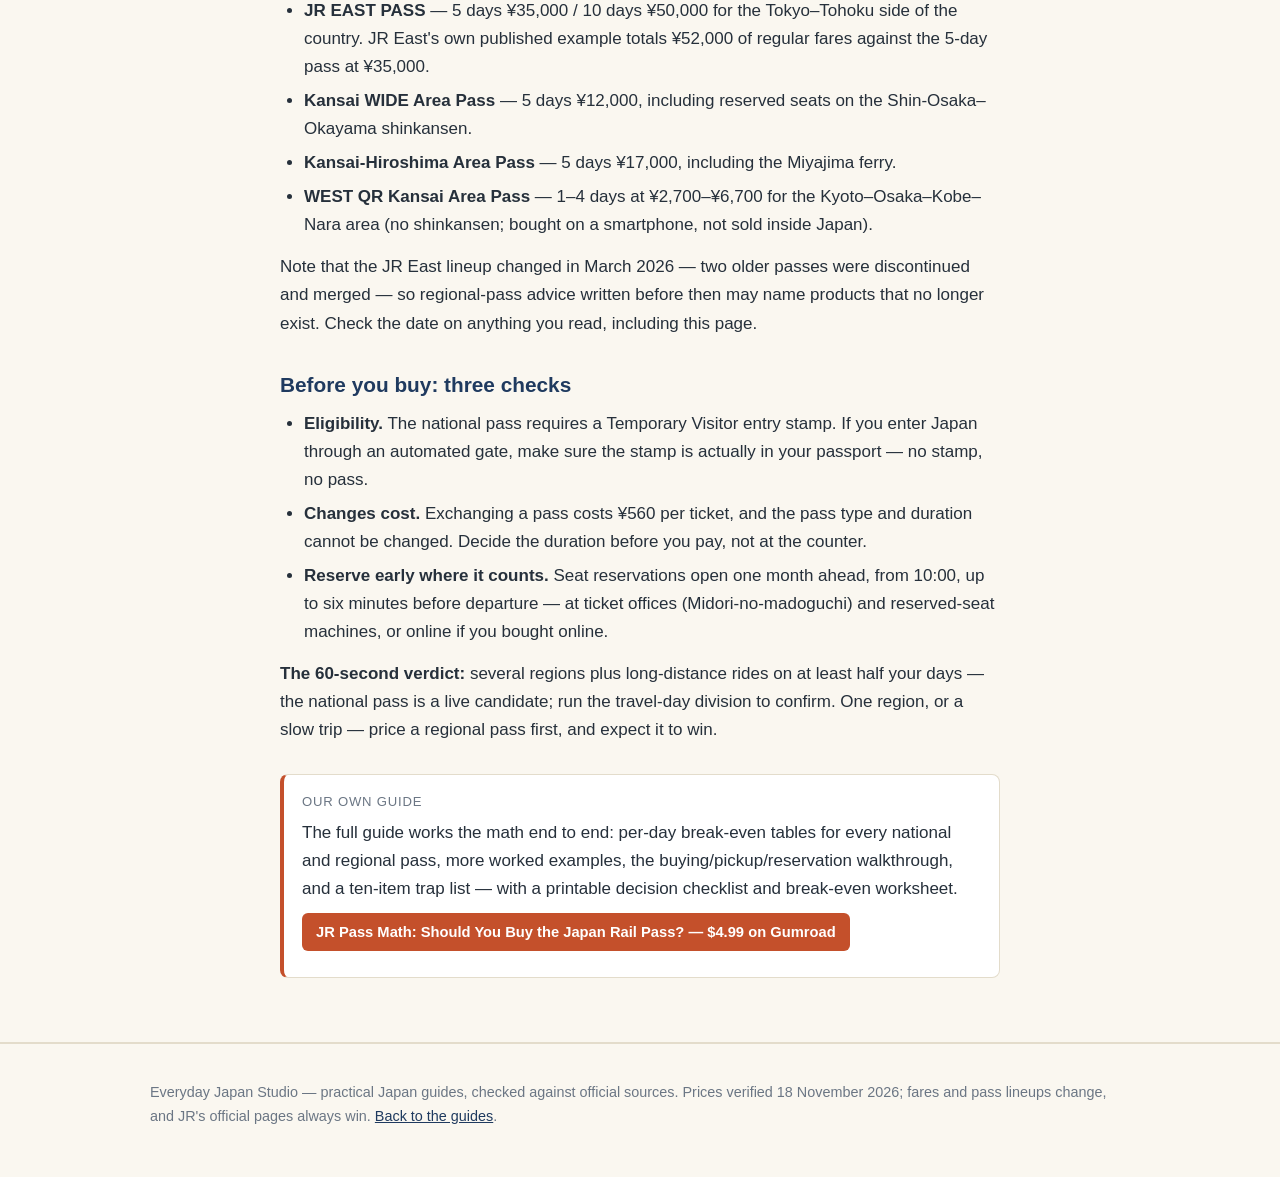
<file: jr-pass-worth-it.html>
<!DOCTYPE html>
<html lang="en">
<head>
<meta charset="utf-8">
<meta name="viewport" content="width=device-width, initial-scale=1">
<title>Is the JR Pass Worth It in 2026? The Break-Even Math — Everyday Japan Studio</title>
<meta name="description" content="JR Pass prices verified November 2026 (7-day ¥50,000 online), the break-even test based on travel days not trip days, the Nozomi surcharge, and regional passes that often beat the national pass.">
<link rel="canonical" href="https://santasan0221-dev.github.io/everyday-japan-studio/jr-pass-worth-it.html">
<meta property="og:type" content="article">
<meta property="og:title" content="Is the JR Pass Worth It in 2026? The Break-Even Math">
<meta property="og:description" content="Count your long-distance travel days, not your trip days. Verified prices and the test that decides the JR Pass question.">
<meta property="og:url" content="https://santasan0221-dev.github.io/everyday-japan-studio/jr-pass-worth-it.html">
<meta property="og:site_name" content="Everyday Japan Studio">
<meta property="article:published_time" content="2026-11-25T12:00:00+09:00">
<meta property="article:author" content="Everyday Japan Studio">
<link rel="stylesheet" href="style.css">
</head>
<body>
<header class="site">
  <div class="wrap">
    <a class="brand" href="index.html">Everyday Japan <span>Studio</span></a>
    <nav class="main">
      <a href="index.html">Guides</a>
      <a href="index.html#articles">Articles</a>
      <a href="https://everydayjapanstudio.gumroad.com/">Gumroad shop</a>
    </nav>
  </div>
</header>

<article>
<h1>Is the JR Pass Worth It in 2026? The Break-Even Math</h1>
<p class="dateline">Prices verified against official JR sources on 18 November 2026 · Updated November 2026</p>

<p>The Japan Rail Pass question has a reputation for being complicated. It isn't — but the way most people test it is wrong. They divide the pass price by the number of days in their trip. The pass doesn't care about your trip days. It only earns on the days you actually ride long-distance trains. Here is the test that decides it, with current prices.</p>

<h2>The prices (official online, November 2026)</h2>
<table>
<tr><th>National pass</th><th>7 days</th><th>14 days</th><th>21 days</th></tr>
<tr><td>Ordinary</td><td>¥50,000</td><td>¥80,000</td><td>¥100,000</td></tr>
<tr><td>Green</td><td>¥70,000</td><td>¥110,000</td><td>¥140,000</td></tr>
</table>
<p>Children pay half the online price. Where you buy matters more than most travellers realise: the same passes bought as an Exchange Order through overseas travel agents cost more — ¥53,000 / ¥84,000 / ¥105,000 for Ordinary, and up to ¥147,000 for the 21-day Green. That is a difference of up to ¥7,000 for an identical pass. Buying through the official online channel also has a practical advantage: online buyers can reserve seats <em>before</em> picking up the pass.</p>

<h2>The break-even test, done right</h2>
<p>Start with the naive figure, then correct it. A 7-day Ordinary pass at ¥50,000 breaks even at roughly <strong>¥7,140 of JR fares per day</strong> across the whole week. Almost no itinerary rides that much every day — sightseeing days in one city cost a few hundred yen in local fares. So run the real test:</p>
<ol>
<li><strong>Count only your long-distance travel days</strong> — the days you move between cities or take a major day trip.</li>
<li><strong>Divide the pass price by that number.</strong> If your 7-day trip has two travel days, the pass must save you ¥25,000 of fares on each of those days to pay for itself. A single Tokyo–Kyoto round trip doesn't come close to that on its own.</li>
<li><strong>If the number looks impossible, it is.</strong> Buy individual tickets, or check a regional pass (below).</li>
</ol>
<p>The pattern this produces: travellers based in one or two cities, moving slowly, usually lose money on the national pass. Travellers crossing several regions with long-distance rides on most days are the ones it was priced for.</p>

<h2>The Nozomi trap</h2>
<p>The national pass does <strong>not</strong> cover the fastest trains on the busiest corridor: Nozomi and Mizuho services are excluded. You can still ride them with the pass if you buy a dedicated supplement ticket — for Tokyo–Shin-Osaka, that ticket costs <strong>¥4,960</strong> per ride, on top of the pass. A round trip adds ¥9,920 to your real pass cost. The alternative is riding the slightly slower Hikari or Sakura services, which the pass covers in full — usually the sensible choice, but it belongs in your math, not in the surprises column.</p>

<h2>Regional passes often win</h2>
<p>If your trip stays inside one region, a regional pass breaks even at a fraction of the national figure:</p>
<ul>
<li><strong>JR EAST PASS</strong> — 5 days ¥35,000 / 10 days ¥50,000 for the Tokyo–Tohoku side of the country. JR East's own published example totals ¥52,000 of regular fares against the 5-day pass at ¥35,000.</li>
<li><strong>Kansai WIDE Area Pass</strong> — 5 days ¥12,000, including reserved seats on the Shin-Osaka–Okayama shinkansen.</li>
<li><strong>Kansai-Hiroshima Area Pass</strong> — 5 days ¥17,000, including the Miyajima ferry.</li>
<li><strong>WEST QR Kansai Area Pass</strong> — 1–4 days at ¥2,700–¥6,700 for the Kyoto–Osaka–Kobe–Nara area (no shinkansen; bought on a smartphone, not sold inside Japan).</li>
</ul>
<p>Note that the JR East lineup changed in March 2026 — two older passes were discontinued and merged — so regional-pass advice written before then may name products that no longer exist. Check the date on anything you read, including this page.</p>

<h2>Before you buy: three checks</h2>
<ul>
<li><strong>Eligibility.</strong> The national pass requires a Temporary Visitor entry stamp. If you enter Japan through an automated gate, make sure the stamp is actually in your passport — no stamp, no pass.</li>
<li><strong>Changes cost.</strong> Exchanging a pass costs ¥560 per ticket, and the pass type and duration cannot be changed. Decide the duration before you pay, not at the counter.</li>
<li><strong>Reserve early where it counts.</strong> Seat reservations open one month ahead, from 10:00, up to six minutes before departure — at ticket offices (Midori-no-madoguchi) and reserved-seat machines, or online if you bought online.</li>
</ul>
<p><strong>The 60-second verdict:</strong> several regions plus long-distance rides on at least half your days — the national pass is a live candidate; run the travel-day division to confirm. One region, or a slow trip — price a regional pass first, and expect it to win.</p>

<div class="cta">
<p class="ours">Our own guide</p>
<p>The full guide works the math end to end: per-day break-even tables for every national and regional pass, more worked examples, the buying/pickup/reservation walkthrough, and a ten-item trap list — with a printable decision checklist and break-even worksheet.</p>
<p><a class="btn" href="https://everydayjapanstudio.gumroad.com/l/nbquto">JR Pass Math: Should You Buy the Japan Rail Pass? — $4.99 on Gumroad</a></p>
</div>
</article>

<footer class="site">
  <div class="wrap">
    <p>Everyday Japan Studio — practical Japan guides, checked against official sources. Prices verified 18 November 2026; fares and pass lineups change, and JR's official pages always win. <a href="index.html">Back to the guides</a>.</p>
  </div>
</footer>
</body>
</html>
</file>
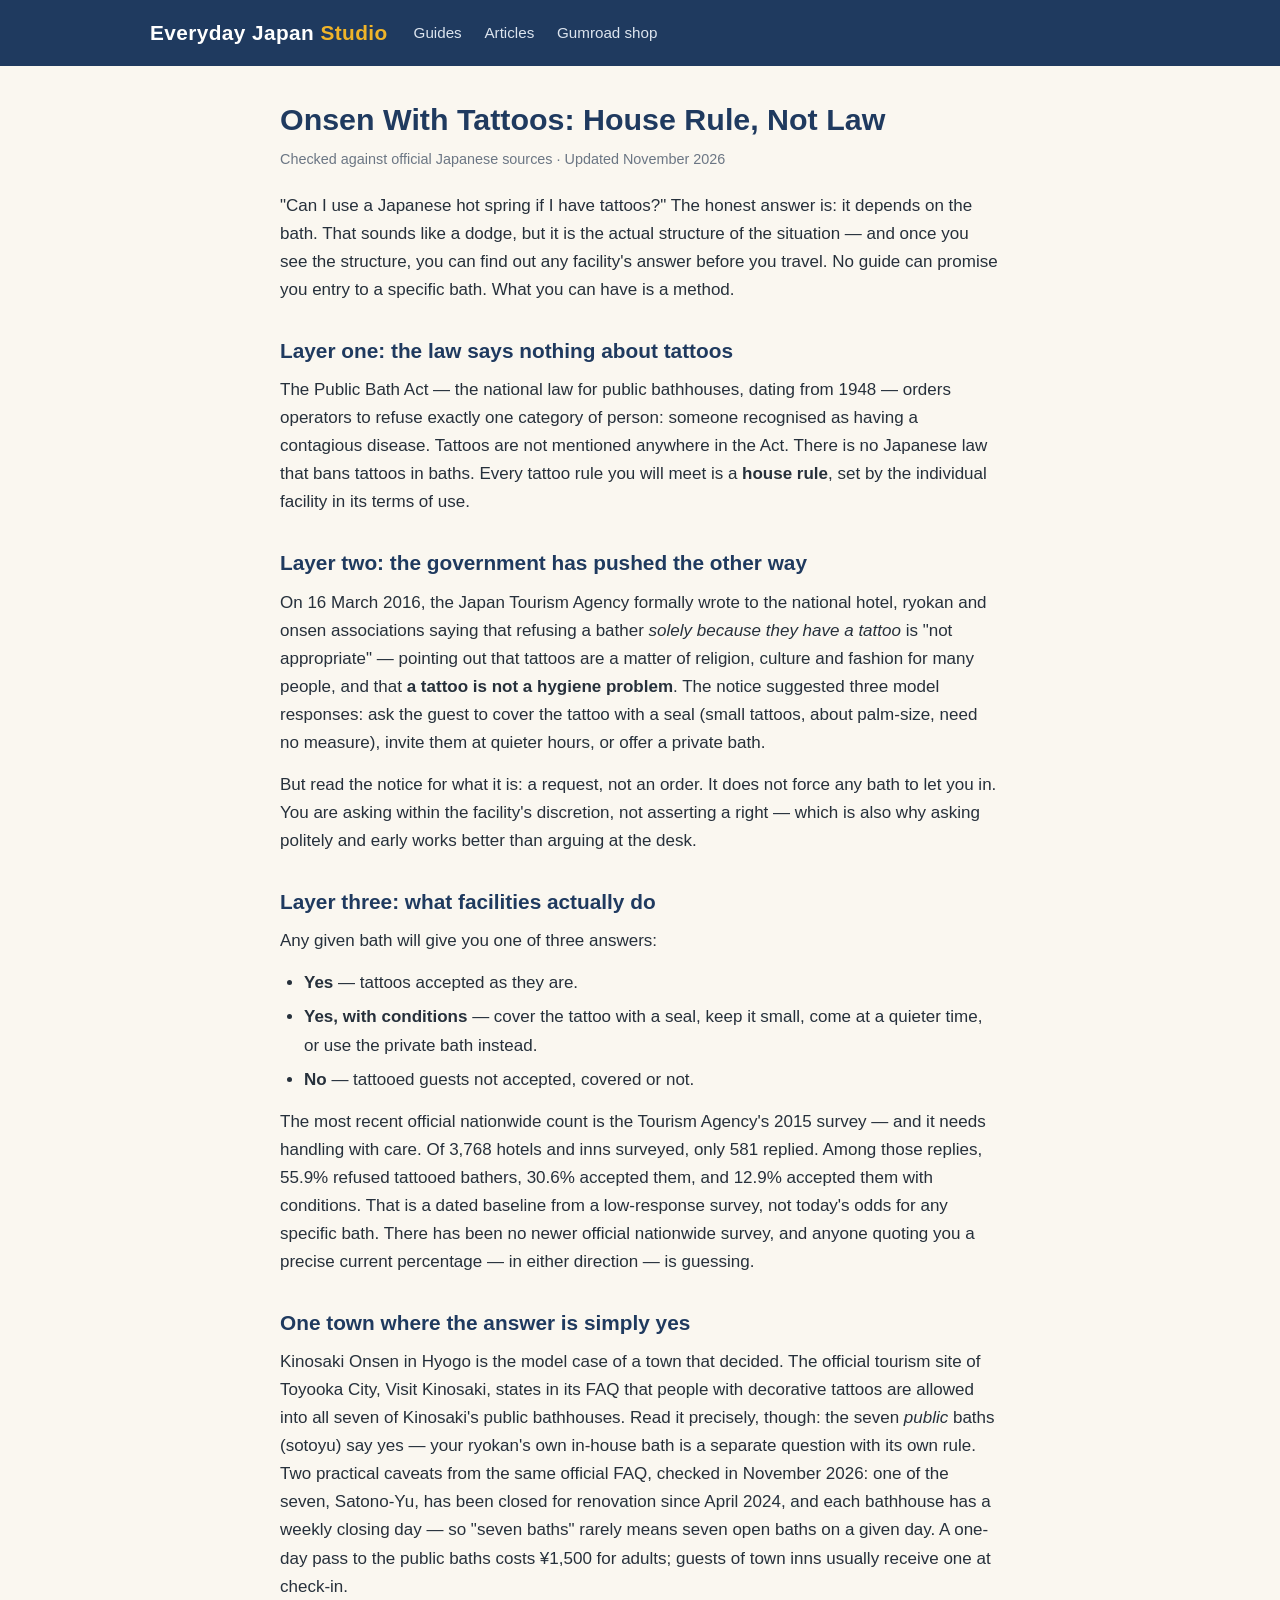
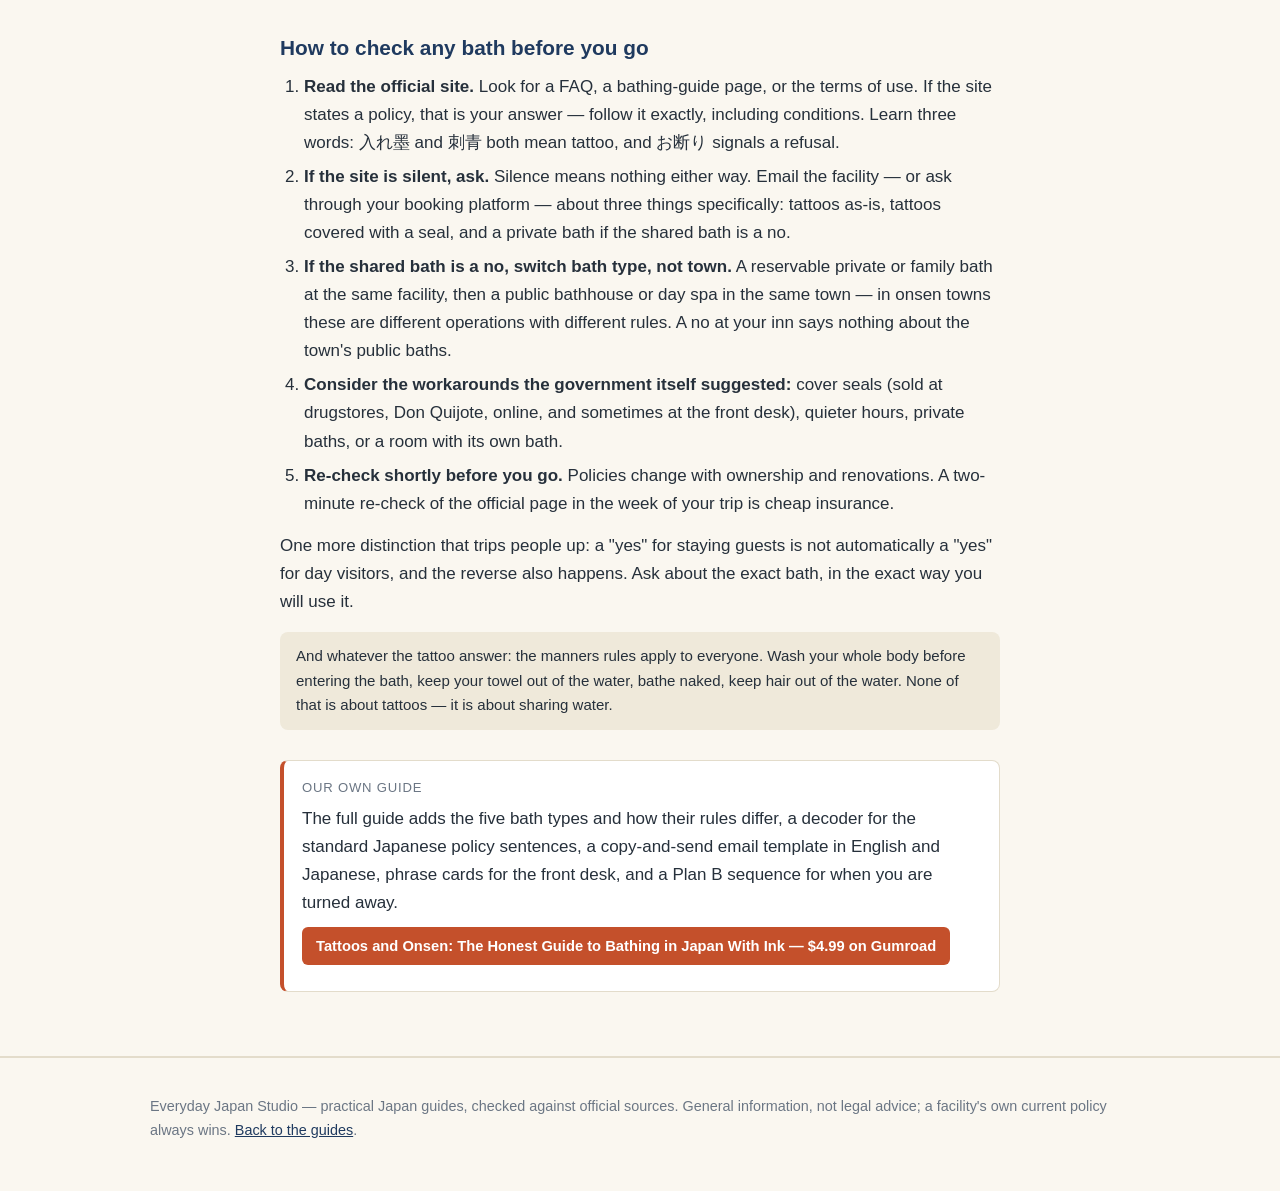
<file: onsen-with-tattoos.html>
<!DOCTYPE html>
<html lang="en">
<head>
<meta charset="utf-8">
<meta name="viewport" content="width=device-width, initial-scale=1">
<title>Onsen With Tattoos: House Rule, Not Law — Everyday Japan Studio</title>
<meta name="description" content="No Japanese law bans tattoos in baths. The Public Bath Act, the Tourism Agency's 2016 notice, the three answers a facility can give, Kinosaki's confirmed yes, and how to check any bath before you go.">
<link rel="canonical" href="https://santasan0221-dev.github.io/everyday-japan-studio/onsen-with-tattoos.html">
<meta property="og:type" content="article">
<meta property="og:title" content="Onsen With Tattoos: House Rule, Not Law">
<meta property="og:description" content="What the law and the government actually say about tattoos in Japanese baths — and the method for checking any facility before you travel.">
<meta property="og:url" content="https://santasan0221-dev.github.io/everyday-japan-studio/onsen-with-tattoos.html">
<meta property="og:site_name" content="Everyday Japan Studio">
<meta property="article:published_time" content="2026-11-25T12:00:00+09:00">
<meta property="article:author" content="Everyday Japan Studio">
<link rel="stylesheet" href="style.css">
</head>
<body>
<header class="site">
  <div class="wrap">
    <a class="brand" href="index.html">Everyday Japan <span>Studio</span></a>
    <nav class="main">
      <a href="index.html">Guides</a>
      <a href="index.html#articles">Articles</a>
      <a href="https://everydayjapanstudio.gumroad.com/">Gumroad shop</a>
    </nav>
  </div>
</header>

<article>
<h1>Onsen With Tattoos: House Rule, Not Law</h1>
<p class="dateline">Checked against official Japanese sources · Updated November 2026</p>

<p>"Can I use a Japanese hot spring if I have tattoos?" The honest answer is: it depends on the bath. That sounds like a dodge, but it is the actual structure of the situation — and once you see the structure, you can find out any facility's answer before you travel. No guide can promise you entry to a specific bath. What you can have is a method.</p>

<h2>Layer one: the law says nothing about tattoos</h2>
<p>The Public Bath Act — the national law for public bathhouses, dating from 1948 — orders operators to refuse exactly one category of person: someone recognised as having a contagious disease. Tattoos are not mentioned anywhere in the Act. There is no Japanese law that bans tattoos in baths. Every tattoo rule you will meet is a <strong>house rule</strong>, set by the individual facility in its terms of use.</p>

<h2>Layer two: the government has pushed the other way</h2>
<p>On 16 March 2016, the Japan Tourism Agency formally wrote to the national hotel, ryokan and onsen associations saying that refusing a bather <em>solely because they have a tattoo</em> is "not appropriate" — pointing out that tattoos are a matter of religion, culture and fashion for many people, and that <strong>a tattoo is not a hygiene problem</strong>. The notice suggested three model responses: ask the guest to cover the tattoo with a seal (small tattoos, about palm-size, need no measure), invite them at quieter hours, or offer a private bath.</p>
<p>But read the notice for what it is: a request, not an order. It does not force any bath to let you in. You are asking within the facility's discretion, not asserting a right — which is also why asking politely and early works better than arguing at the desk.</p>

<h2>Layer three: what facilities actually do</h2>
<p>Any given bath will give you one of three answers:</p>
<ul>
<li><strong>Yes</strong> — tattoos accepted as they are.</li>
<li><strong>Yes, with conditions</strong> — cover the tattoo with a seal, keep it small, come at a quieter time, or use the private bath instead.</li>
<li><strong>No</strong> — tattooed guests not accepted, covered or not.</li>
</ul>
<p>The most recent official nationwide count is the Tourism Agency's 2015 survey — and it needs handling with care. Of 3,768 hotels and inns surveyed, only 581 replied. Among those replies, 55.9% refused tattooed bathers, 30.6% accepted them, and 12.9% accepted them with conditions. That is a dated baseline from a low-response survey, not today's odds for any specific bath. There has been no newer official nationwide survey, and anyone quoting you a precise current percentage — in either direction — is guessing.</p>

<h2>One town where the answer is simply yes</h2>
<p>Kinosaki Onsen in Hyogo is the model case of a town that decided. The official tourism site of Toyooka City, Visit Kinosaki, states in its FAQ that people with decorative tattoos are allowed into all seven of Kinosaki's public bathhouses. Read it precisely, though: the seven <em>public</em> baths (sotoyu) say yes — your ryokan's own in-house bath is a separate question with its own rule. Two practical caveats from the same official FAQ, checked in November 2026: one of the seven, Satono-Yu, has been closed for renovation since April 2024, and each bathhouse has a weekly closing day — so "seven baths" rarely means seven open baths on a given day. A one-day pass to the public baths costs ¥1,500 for adults; guests of town inns usually receive one at check-in.</p>

<h2>How to check any bath before you go</h2>
<ol>
<li><strong>Read the official site.</strong> Look for a FAQ, a bathing-guide page, or the terms of use. If the site states a policy, that is your answer — follow it exactly, including conditions. Learn three words: 入れ墨 and 刺青 both mean tattoo, and お断り signals a refusal.</li>
<li><strong>If the site is silent, ask.</strong> Silence means nothing either way. Email the facility — or ask through your booking platform — about three things specifically: tattoos as-is, tattoos covered with a seal, and a private bath if the shared bath is a no.</li>
<li><strong>If the shared bath is a no, switch bath type, not town.</strong> A reservable private or family bath at the same facility, then a public bathhouse or day spa in the same town — in onsen towns these are different operations with different rules. A no at your inn says nothing about the town's public baths.</li>
<li><strong>Consider the workarounds the government itself suggested:</strong> cover seals (sold at drugstores, Don Quijote, online, and sometimes at the front desk), quieter hours, private baths, or a room with its own bath.</li>
<li><strong>Re-check shortly before you go.</strong> Policies change with ownership and renovations. A two-minute re-check of the official page in the week of your trip is cheap insurance.</li>
</ol>
<p>One more distinction that trips people up: a "yes" for staying guests is not automatically a "yes" for day visitors, and the reverse also happens. Ask about the exact bath, in the exact way you will use it.</p>
<p class="note">And whatever the tattoo answer: the manners rules apply to everyone. Wash your whole body before entering the bath, keep your towel out of the water, bathe naked, keep hair out of the water. None of that is about tattoos — it is about sharing water.</p>

<div class="cta">
<p class="ours">Our own guide</p>
<p>The full guide adds the five bath types and how their rules differ, a decoder for the standard Japanese policy sentences, a copy-and-send email template in English and Japanese, phrase cards for the front desk, and a Plan B sequence for when you are turned away.</p>
<p><a class="btn" href="https://everydayjapanstudio.gumroad.com/l/nmwybe">Tattoos and Onsen: The Honest Guide to Bathing in Japan With Ink — $4.99 on Gumroad</a></p>
</div>
</article>

<footer class="site">
  <div class="wrap">
    <p>Everyday Japan Studio — practical Japan guides, checked against official sources. General information, not legal advice; a facility's own current policy always wins. <a href="index.html">Back to the guides</a>.</p>
  </div>
</footer>
</body>
</html>
</file>
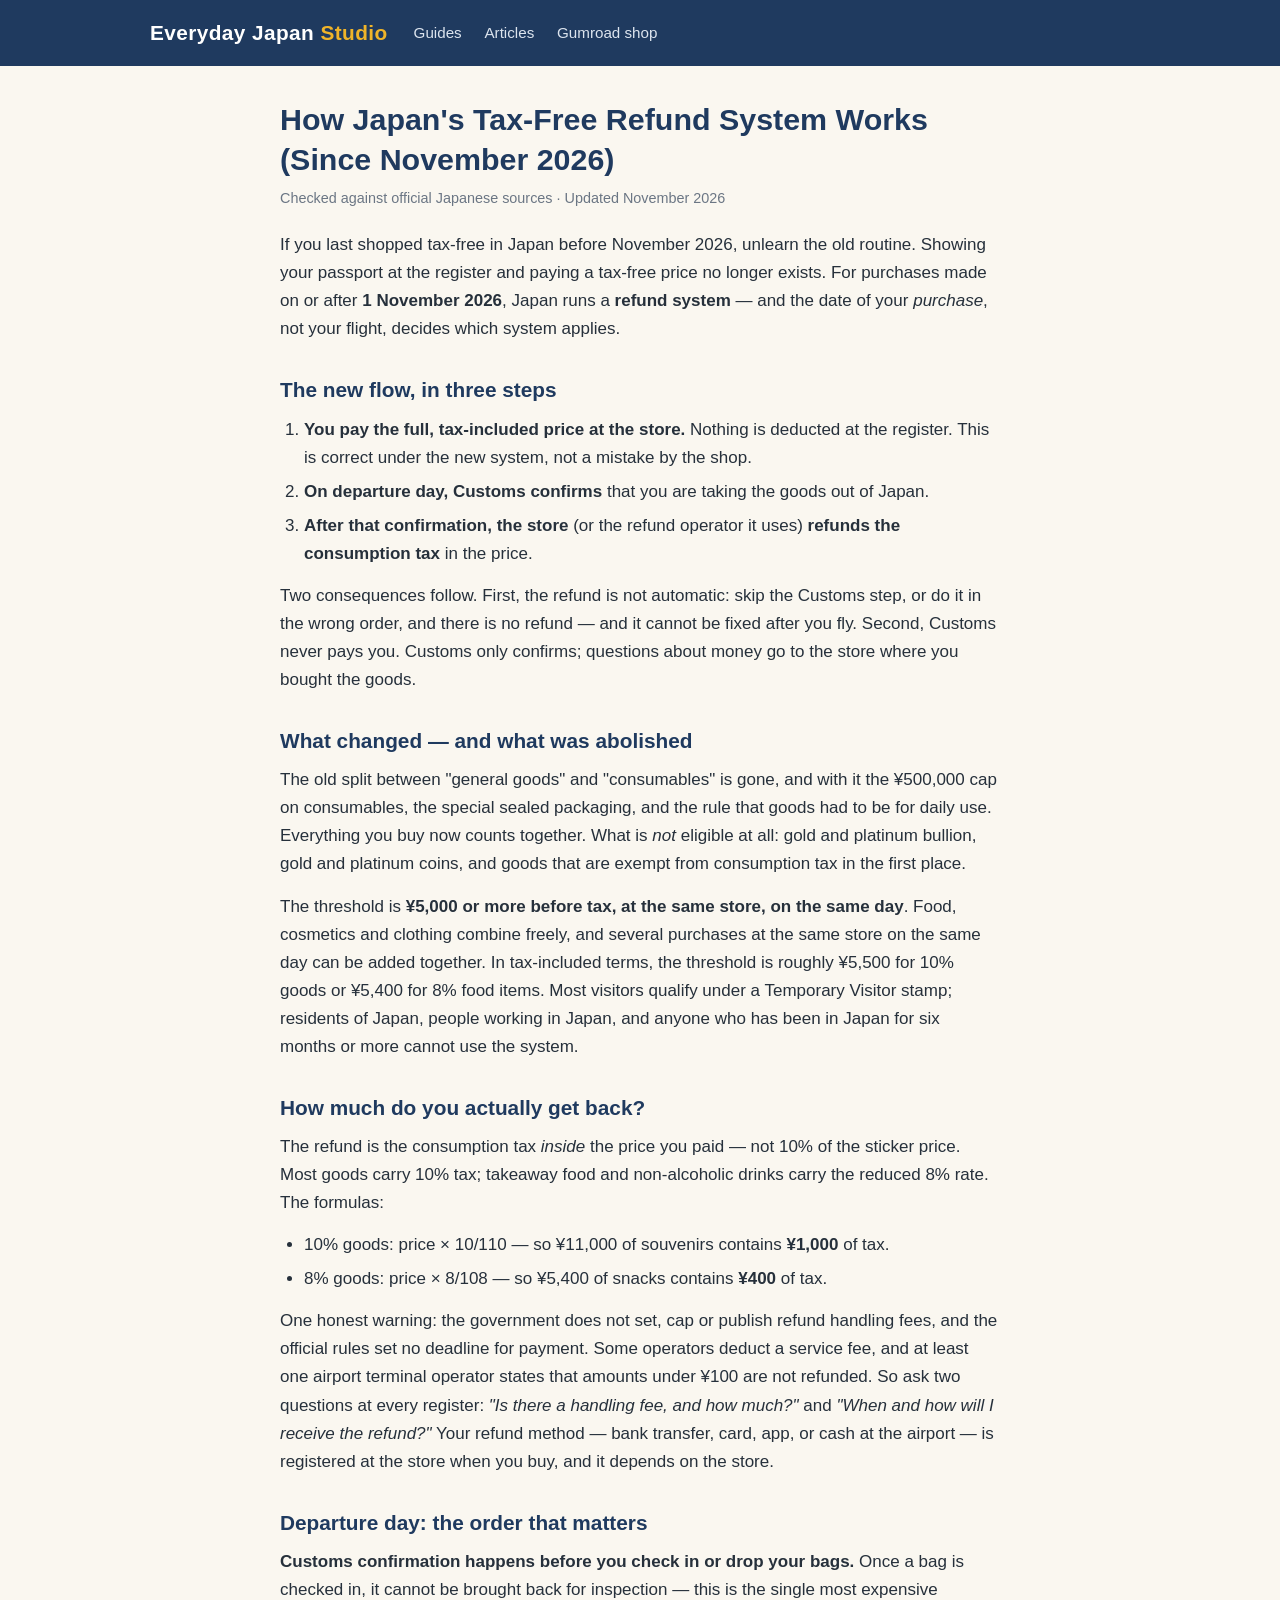
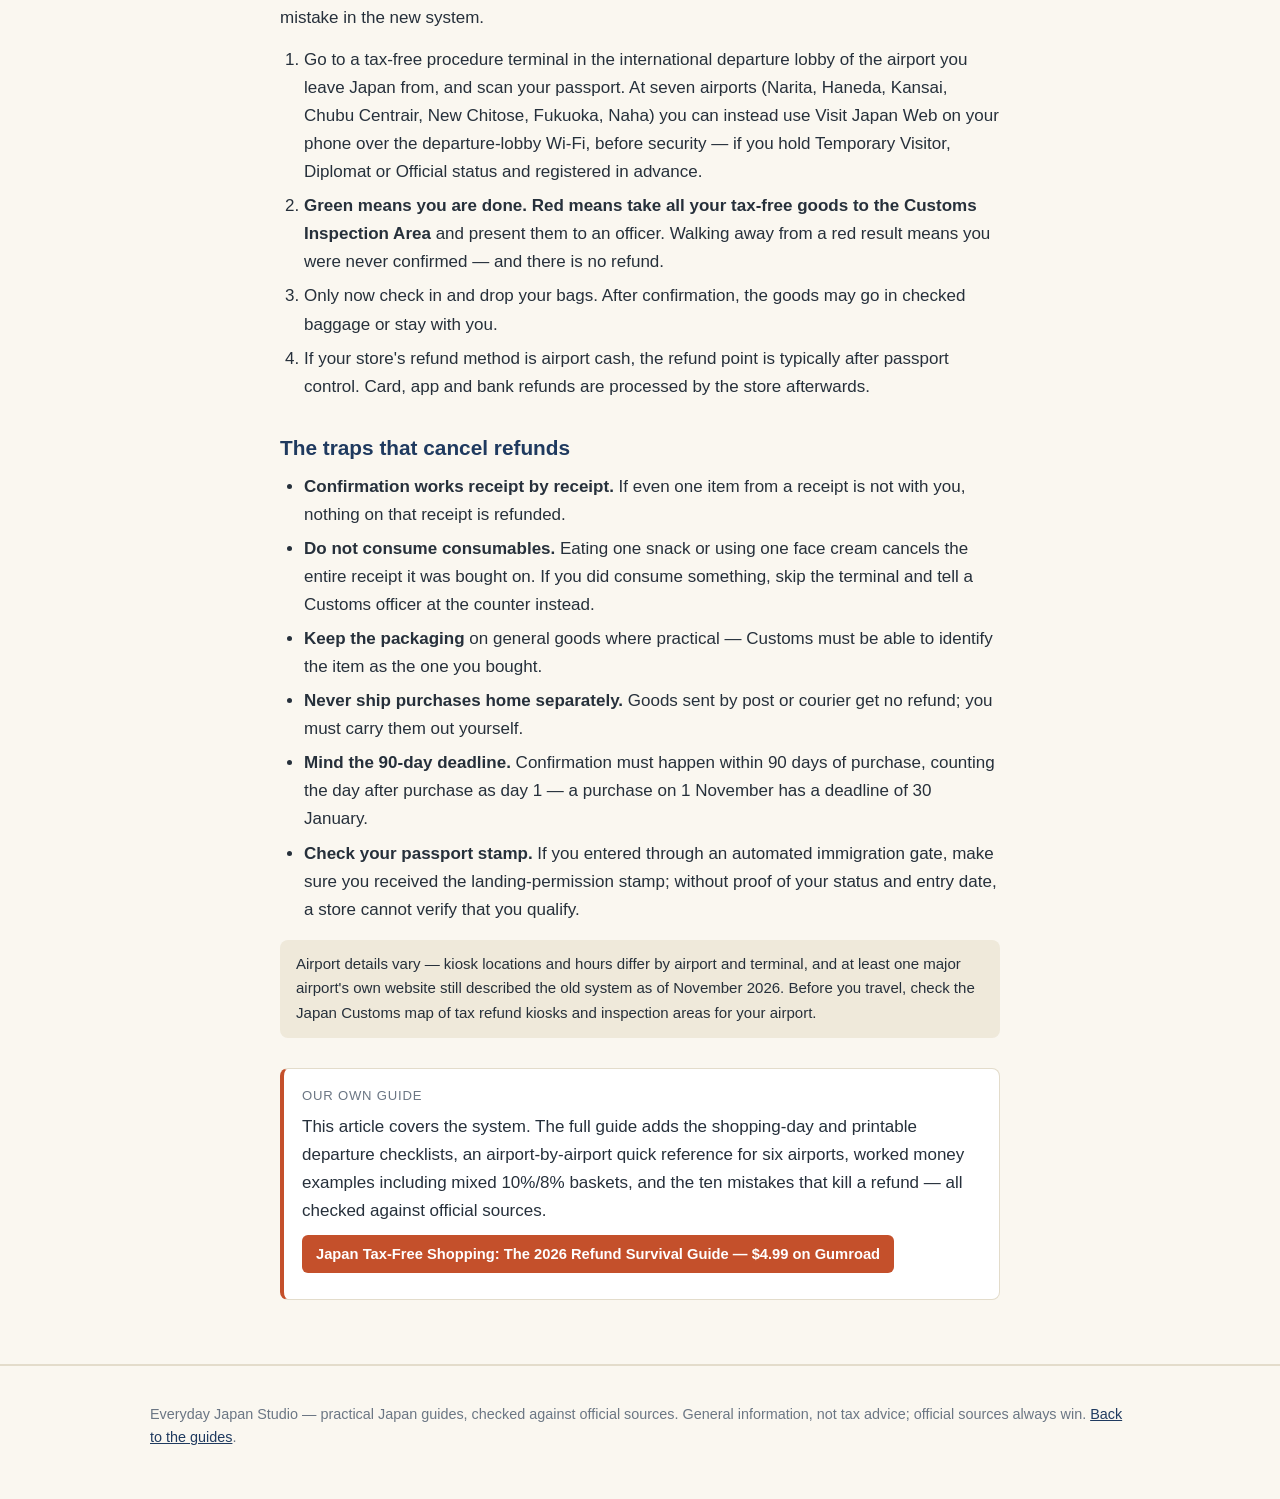
<file: tax-free-refund-2026.html>
<!DOCTYPE html>
<html lang="en">
<head>
<meta charset="utf-8">
<meta name="viewport" content="width=device-width, initial-scale=1">
<title>How Japan's Tax-Free Refund System Works (Since November 2026) — Everyday Japan Studio</title>
<meta name="description" content="Japan replaced tax-free-at-the-register with a refund system on 1 November 2026. How it works: pay full price, Customs confirmation before check-in, the ¥5,000 threshold, the 90-day deadline, and the math.">
<link rel="canonical" href="https://santasan0221-dev.github.io/everyday-japan-studio/tax-free-refund-2026.html">
<meta property="og:type" content="article">
<meta property="og:title" content="How Japan's Tax-Free Refund System Works (Since November 2026)">
<meta property="og:description" content="Pay full price, confirm at Customs before you check your bags, then the store refunds the tax. The new system explained in order.">
<meta property="og:url" content="https://santasan0221-dev.github.io/everyday-japan-studio/tax-free-refund-2026.html">
<meta property="og:site_name" content="Everyday Japan Studio">
<meta property="article:published_time" content="2026-11-25T12:00:00+09:00">
<meta property="article:author" content="Everyday Japan Studio">
<link rel="stylesheet" href="style.css">
</head>
<body>
<header class="site">
  <div class="wrap">
    <a class="brand" href="index.html">Everyday Japan <span>Studio</span></a>
    <nav class="main">
      <a href="index.html">Guides</a>
      <a href="index.html#articles">Articles</a>
      <a href="https://everydayjapanstudio.gumroad.com/">Gumroad shop</a>
    </nav>
  </div>
</header>

<article>
<h1>How Japan's Tax-Free Refund System Works (Since November 2026)</h1>
<p class="dateline">Checked against official Japanese sources · Updated November 2026</p>

<p>If you last shopped tax-free in Japan before November 2026, unlearn the old routine. Showing your passport at the register and paying a tax-free price no longer exists. For purchases made on or after <strong>1 November 2026</strong>, Japan runs a <strong>refund system</strong> — and the date of your <em>purchase</em>, not your flight, decides which system applies.</p>

<h2>The new flow, in three steps</h2>
<ol>
<li><strong>You pay the full, tax-included price at the store.</strong> Nothing is deducted at the register. This is correct under the new system, not a mistake by the shop.</li>
<li><strong>On departure day, Customs confirms</strong> that you are taking the goods out of Japan.</li>
<li><strong>After that confirmation, the store</strong> (or the refund operator it uses) <strong>refunds the consumption tax</strong> in the price.</li>
</ol>
<p>Two consequences follow. First, the refund is not automatic: skip the Customs step, or do it in the wrong order, and there is no refund — and it cannot be fixed after you fly. Second, Customs never pays you. Customs only confirms; questions about money go to the store where you bought the goods.</p>

<h2>What changed — and what was abolished</h2>
<p>The old split between "general goods" and "consumables" is gone, and with it the ¥500,000 cap on consumables, the special sealed packaging, and the rule that goods had to be for daily use. Everything you buy now counts together. What is <em>not</em> eligible at all: gold and platinum bullion, gold and platinum coins, and goods that are exempt from consumption tax in the first place.</p>
<p>The threshold is <strong>¥5,000 or more before tax, at the same store, on the same day</strong>. Food, cosmetics and clothing combine freely, and several purchases at the same store on the same day can be added together. In tax-included terms, the threshold is roughly ¥5,500 for 10% goods or ¥5,400 for 8% food items. Most visitors qualify under a Temporary Visitor stamp; residents of Japan, people working in Japan, and anyone who has been in Japan for six months or more cannot use the system.</p>

<h2>How much do you actually get back?</h2>
<p>The refund is the consumption tax <em>inside</em> the price you paid — not 10% of the sticker price. Most goods carry 10% tax; takeaway food and non-alcoholic drinks carry the reduced 8% rate. The formulas:</p>
<ul>
<li>10% goods: price × 10/110 — so ¥11,000 of souvenirs contains <strong>¥1,000</strong> of tax.</li>
<li>8% goods: price × 8/108 — so ¥5,400 of snacks contains <strong>¥400</strong> of tax.</li>
</ul>
<p>One honest warning: the government does not set, cap or publish refund handling fees, and the official rules set no deadline for payment. Some operators deduct a service fee, and at least one airport terminal operator states that amounts under ¥100 are not refunded. So ask two questions at every register: <em>"Is there a handling fee, and how much?"</em> and <em>"When and how will I receive the refund?"</em> Your refund method — bank transfer, card, app, or cash at the airport — is registered at the store when you buy, and it depends on the store.</p>

<h2>Departure day: the order that matters</h2>
<p><strong>Customs confirmation happens before you check in or drop your bags.</strong> Once a bag is checked in, it cannot be brought back for inspection — this is the single most expensive mistake in the new system.</p>
<ol>
<li>Go to a tax-free procedure terminal in the international departure lobby of the airport you leave Japan from, and scan your passport. At seven airports (Narita, Haneda, Kansai, Chubu Centrair, New Chitose, Fukuoka, Naha) you can instead use Visit Japan Web on your phone over the departure-lobby Wi-Fi, before security — if you hold Temporary Visitor, Diplomat or Official status and registered in advance.</li>
<li><strong>Green means you are done.</strong> <strong>Red means take all your tax-free goods to the Customs Inspection Area</strong> and present them to an officer. Walking away from a red result means you were never confirmed — and there is no refund.</li>
<li>Only now check in and drop your bags. After confirmation, the goods may go in checked baggage or stay with you.</li>
<li>If your store's refund method is airport cash, the refund point is typically after passport control. Card, app and bank refunds are processed by the store afterwards.</li>
</ol>

<h2>The traps that cancel refunds</h2>
<ul>
<li><strong>Confirmation works receipt by receipt.</strong> If even one item from a receipt is not with you, nothing on that receipt is refunded.</li>
<li><strong>Do not consume consumables.</strong> Eating one snack or using one face cream cancels the entire receipt it was bought on. If you did consume something, skip the terminal and tell a Customs officer at the counter instead.</li>
<li><strong>Keep the packaging</strong> on general goods where practical — Customs must be able to identify the item as the one you bought.</li>
<li><strong>Never ship purchases home separately.</strong> Goods sent by post or courier get no refund; you must carry them out yourself.</li>
<li><strong>Mind the 90-day deadline.</strong> Confirmation must happen within 90 days of purchase, counting the day after purchase as day 1 — a purchase on 1 November has a deadline of 30 January.</li>
<li><strong>Check your passport stamp.</strong> If you entered through an automated immigration gate, make sure you received the landing-permission stamp; without proof of your status and entry date, a store cannot verify that you qualify.</li>
</ul>
<p class="note">Airport details vary — kiosk locations and hours differ by airport and terminal, and at least one major airport's own website still described the old system as of November 2026. Before you travel, check the Japan Customs map of tax refund kiosks and inspection areas for your airport.</p>

<div class="cta">
<p class="ours">Our own guide</p>
<p>This article covers the system. The full guide adds the shopping-day and printable departure checklists, an airport-by-airport quick reference for six airports, worked money examples including mixed 10%/8% baskets, and the ten mistakes that kill a refund — all checked against official sources.</p>
<p><a class="btn" href="https://everydayjapanstudio.gumroad.com/l/uwwud">Japan Tax-Free Shopping: The 2026 Refund Survival Guide — $4.99 on Gumroad</a></p>
</div>
</article>

<footer class="site">
  <div class="wrap">
    <p>Everyday Japan Studio — practical Japan guides, checked against official sources. General information, not tax advice; official sources always win. <a href="index.html">Back to the guides</a>.</p>
  </div>
</footer>
</body>
</html>
</file>
<file: style.css>
:root{
  --paper:#FAF7F0; --ink:#26303B; --navy:#1F3A5F; --accent:#C4502B; --soft:#6B7684;
  --card:#FFFFFF; --line:#E3DCCB;
}
*{box-sizing:border-box}
html{-webkit-text-size-adjust:100%}
body{margin:0;background:var(--paper);color:var(--ink);
  font-family:"Liberation Sans","Helvetica Neue",Arial,sans-serif;
  line-height:1.65;font-size:17px}
a{color:var(--navy)}
a:hover{color:var(--accent)}
.wrap{max-width:1020px;margin:0 auto;padding:0 20px}
header.site{background:var(--navy);color:#fff}
header.site .wrap{display:flex;flex-wrap:wrap;align-items:center;gap:10px 26px;padding-top:16px;padding-bottom:16px}
.brand{font-size:1.3rem;font-weight:bold;color:#fff;text-decoration:none;letter-spacing:.02em}
.brand span{color:#F0B429}
nav.main a{color:#DCE4EE;text-decoration:none;margin-right:18px;font-size:.95rem}
nav.main a:hover{color:#fff;text-decoration:underline}
.hero{padding:44px 0 8px}
.hero h1{font-size:2rem;line-height:1.25;margin:0 0 12px;color:var(--navy)}
.hero p.lede{font-size:1.12rem;max-width:46em;margin:0 0 10px}
.trust{color:var(--soft);font-size:.9rem;border-left:3px solid var(--accent);padding-left:10px;margin:14px 0}
h2.section{color:var(--navy);font-size:1.4rem;margin:38px 0 6px;border-bottom:2px solid var(--line);padding-bottom:6px}
.grid{display:grid;grid-template-columns:repeat(auto-fill,minmax(290px,1fr));gap:18px;margin:18px 0 10px}
.card{background:var(--card);border:1px solid var(--line);border-radius:10px;padding:18px;display:flex;flex-direction:column}
.card h3{margin:0 0 6px;font-size:1.08rem;line-height:1.35}
.card h3 a{color:var(--navy);text-decoration:none}
.card h3 a:hover{color:var(--accent);text-decoration:underline}
.card p{margin:0 0 12px;font-size:.95rem;flex:1}
.card .meta{display:flex;justify-content:space-between;align-items:center}
.price{font-weight:bold;color:var(--navy);font-size:1.05rem}
.btn{display:inline-block;background:var(--accent);color:#fff;text-decoration:none;
  padding:7px 14px;border-radius:6px;font-size:.92rem;font-weight:bold}
.btn:hover{background:#A63F20;color:#fff}
.soon{color:var(--soft);font-size:.9rem;font-weight:bold}
article{max-width:760px;margin:0 auto;padding:34px 20px 10px}
article h1{color:var(--navy);font-size:1.9rem;line-height:1.3;margin:0 0 8px}
article .dateline{color:var(--soft);font-size:.9rem;margin-bottom:20px}
article h2{color:var(--navy);font-size:1.3rem;margin:30px 0 8px}
article h3{color:var(--navy);font-size:1.1rem;margin:22px 0 6px}
article p{margin:0 0 14px}
article ul,article ol{margin:0 0 14px;padding-left:24px}
article li{margin-bottom:6px}
table{border-collapse:collapse;width:100%;margin:14px 0 20px;font-size:.95rem}
th,td{border:1px solid var(--line);padding:8px 10px;text-align:left;vertical-align:top}
th{background:#EFE9DA;color:var(--navy)}
.cta{background:#fff;border:1px solid var(--line);border-left:4px solid var(--accent);
  border-radius:8px;padding:16px 18px;margin:30px 0 10px}
.cta p{margin:0 0 10px}
.cta .ours{font-size:.82rem;color:var(--soft);text-transform:uppercase;letter-spacing:.06em;margin-bottom:6px}
.note{background:#EFE9DA;border-radius:8px;padding:12px 16px;font-size:.94rem;margin:16px 0}
footer.site{border-top:2px solid var(--line);margin-top:44px;padding:22px 0 34px;color:var(--soft);font-size:.9rem}
footer.site a{color:var(--navy)}
@media (max-width:640px){
  body{font-size:16px}
  .hero h1{font-size:1.55rem}
  article h1{font-size:1.5rem}
  header.site .wrap{flex-direction:column;align-items:flex-start}
}
</file>
